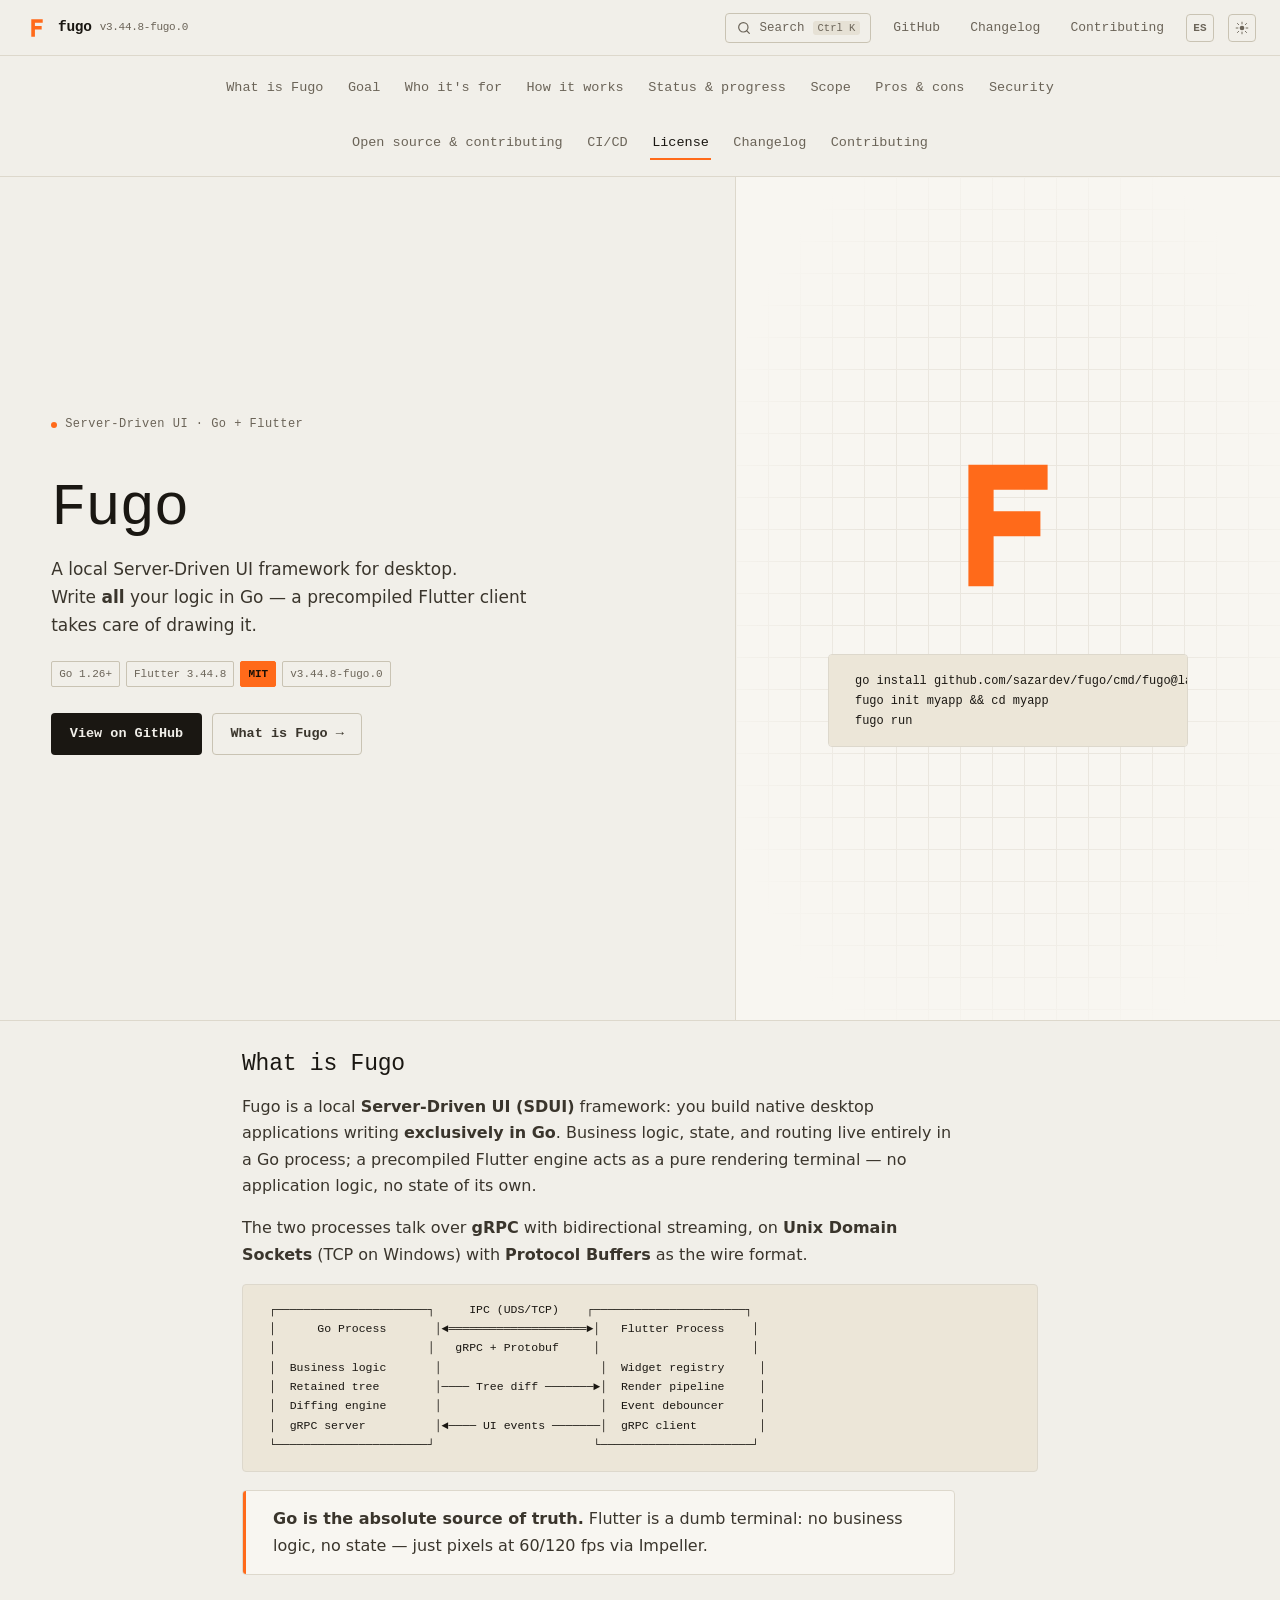
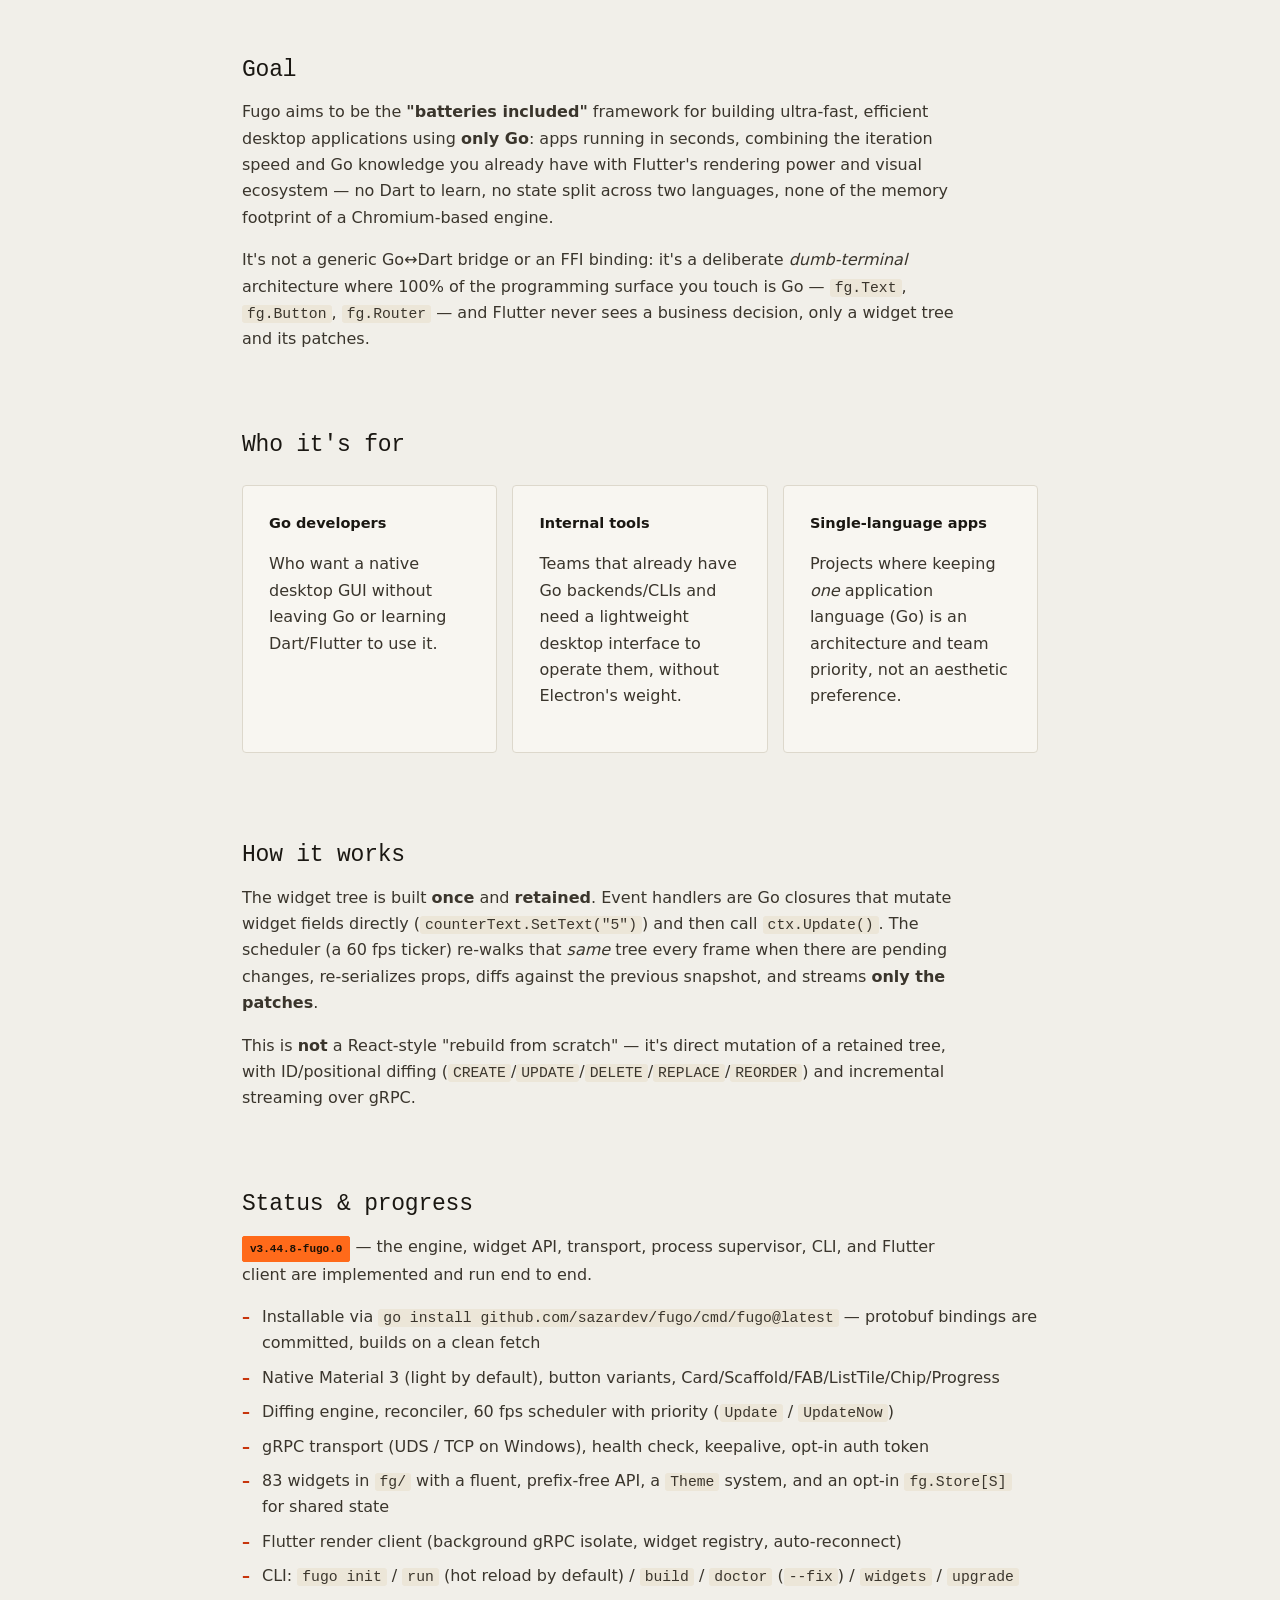
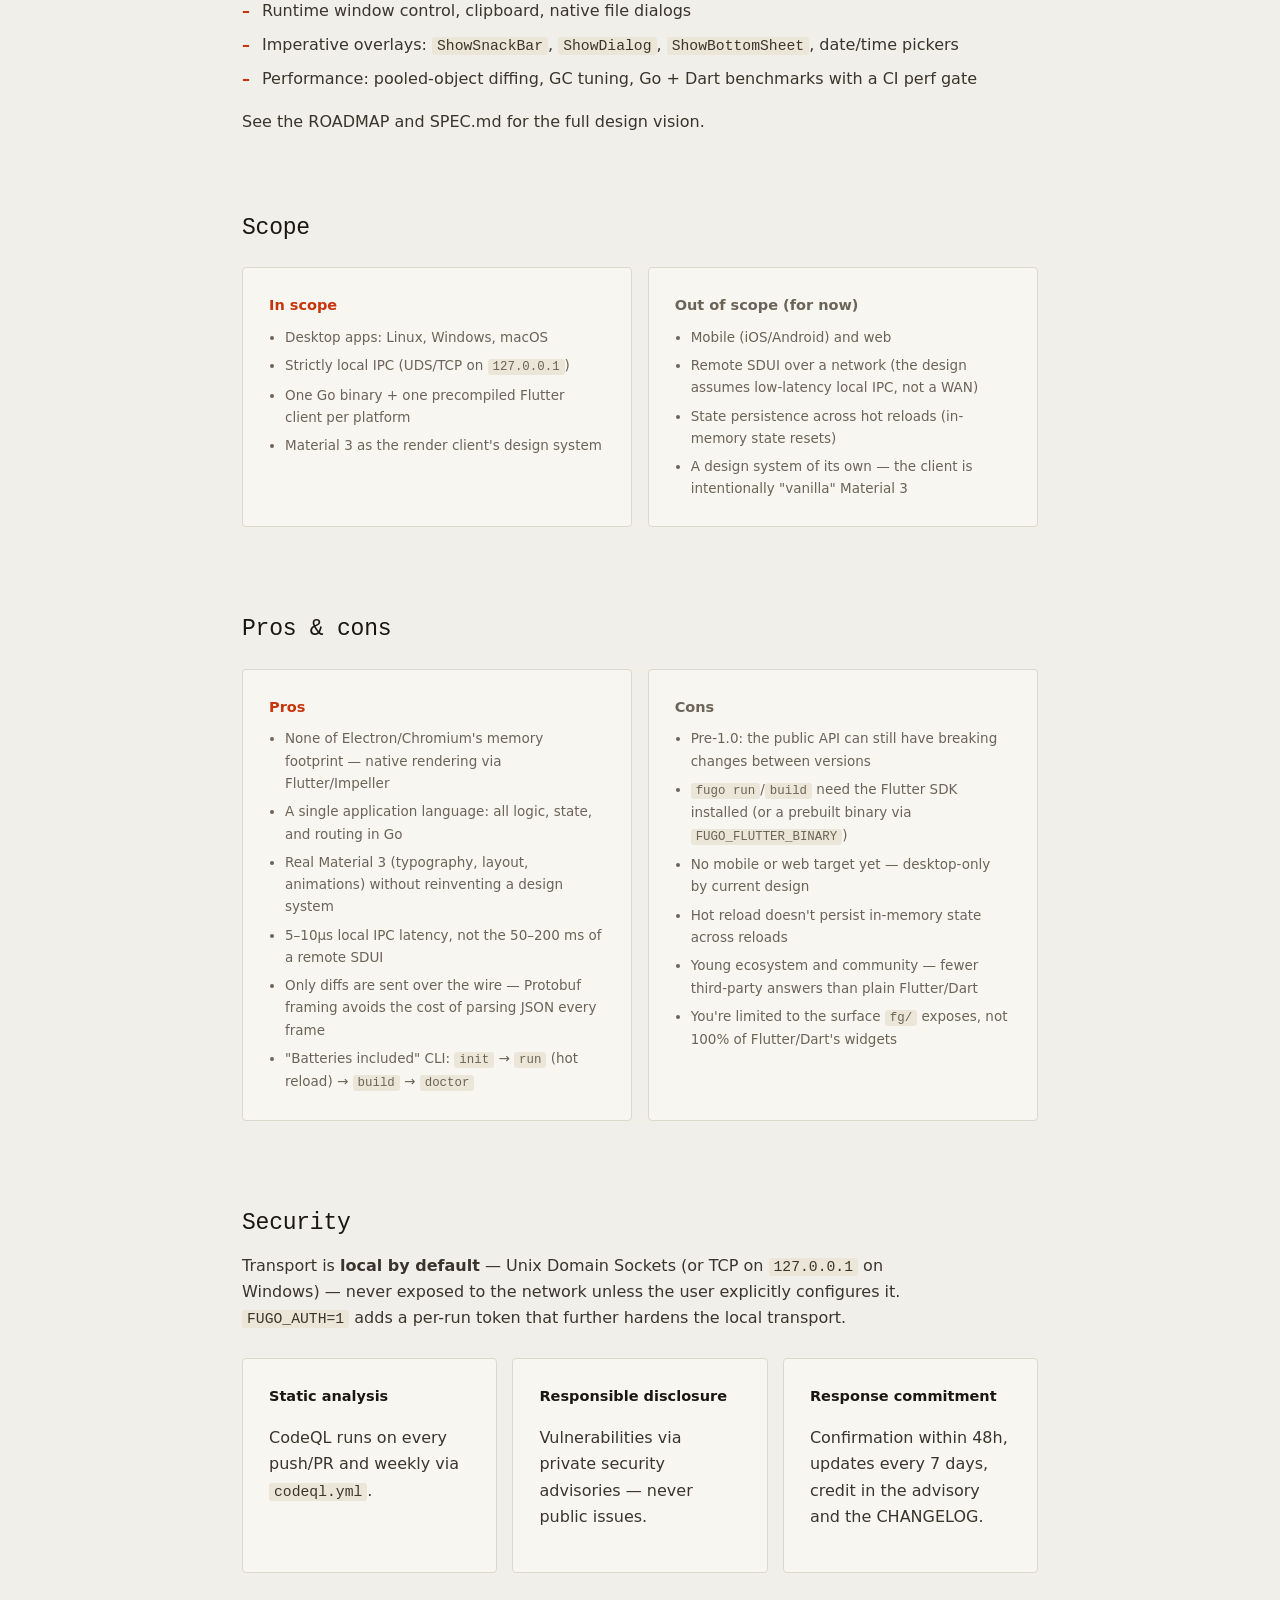
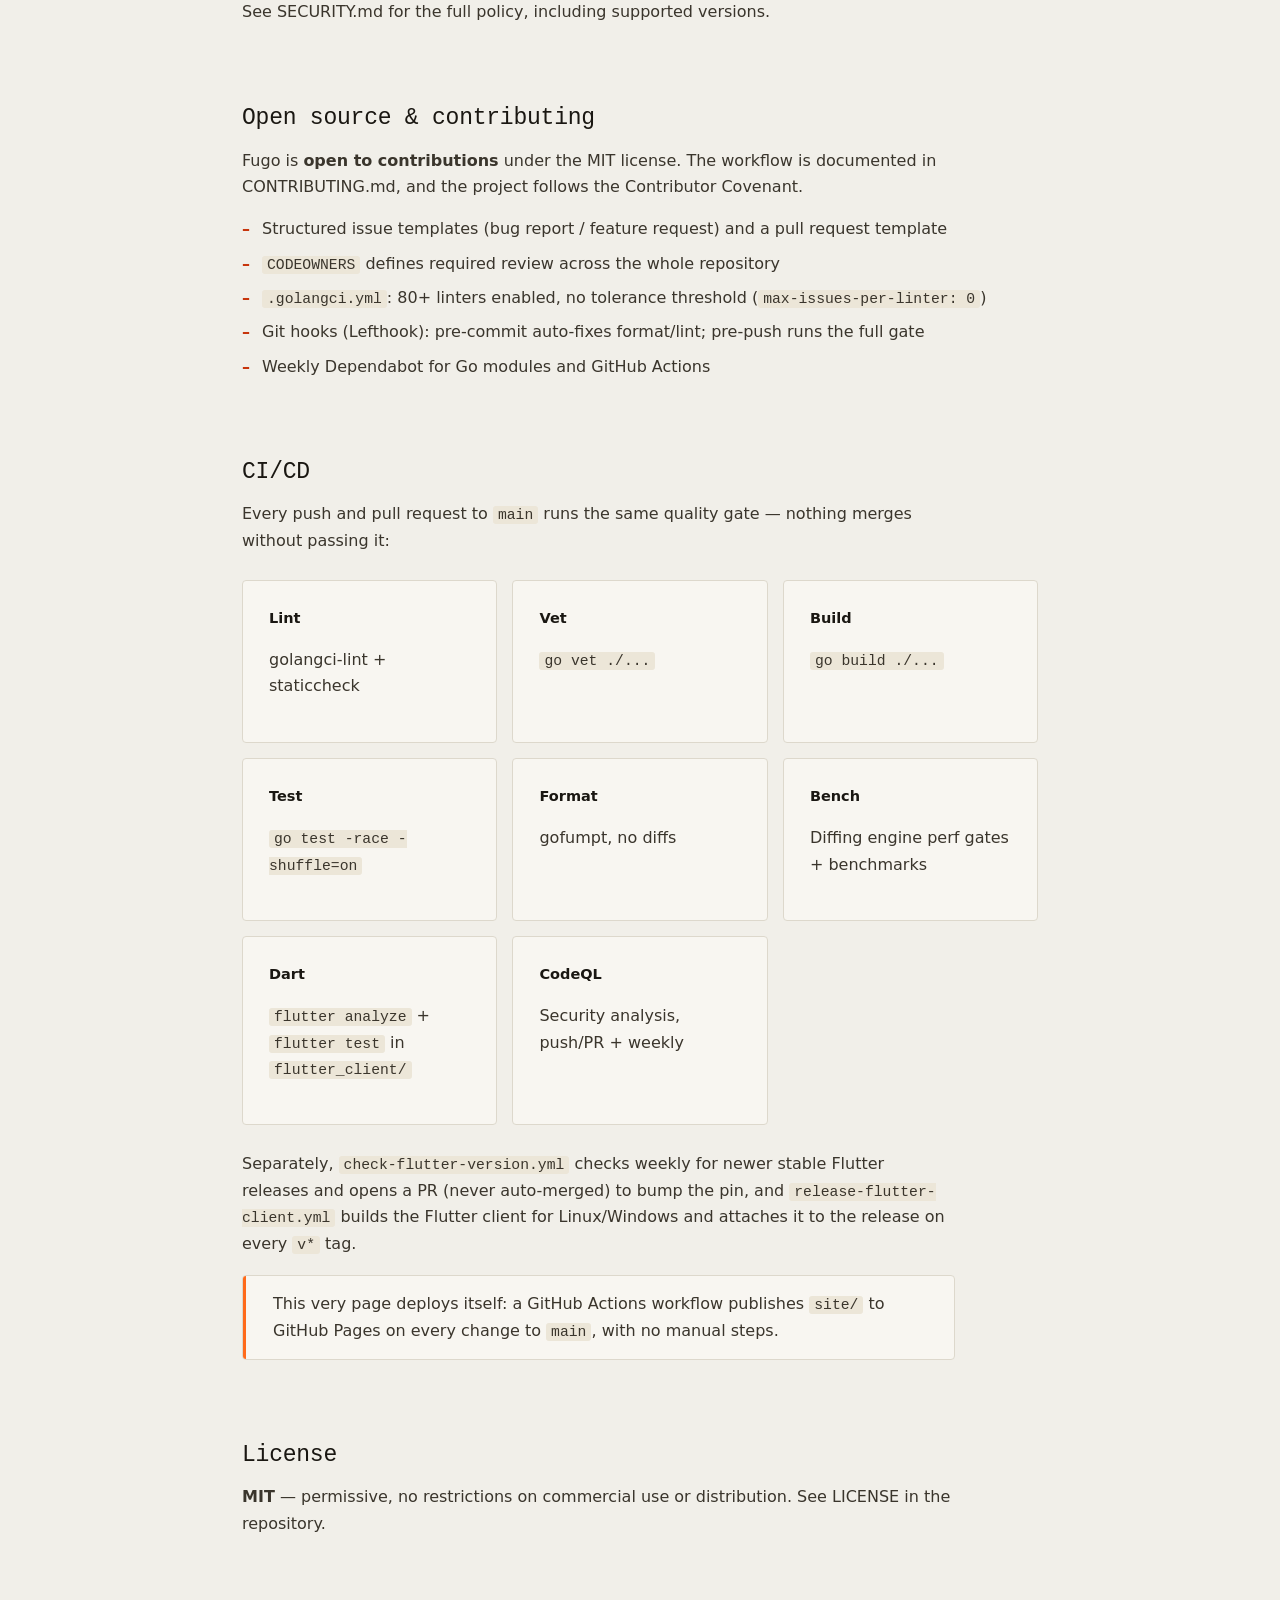
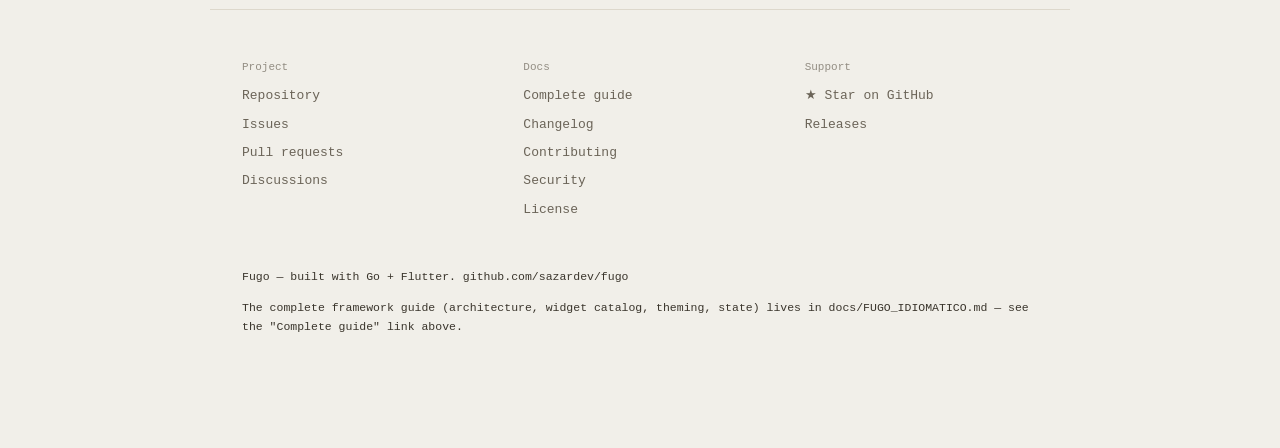
<file: site/index.html>
<!doctype html>
<html lang="es">
<head>
<meta charset="utf-8">
<meta name="viewport" content="width=device-width, initial-scale=1">
<title data-i18n="meta.title">Fugo — Server-Driven UI en Go</title>
<meta name="description" data-i18n-attr="content" data-i18n="meta.description" content="Fugo: framework local de Server-Driven UI. Escribes toda la lógica en Go; un cliente Flutter precompilado la renderiza. Documentación de proyecto, estado, alcance y seguridad.">
<link rel="icon" href="assets/logo.svg" type="image/svg+xml">
<link rel="stylesheet" href="styles.css?v=10">
</head>
<body class="layout-landing">

<a class="skip-link" href="#main" data-i18n="a11y.skip">Saltar al contenido</a>

<header class="topbar">
  <div class="topbar-inner">
    <a class="brand" href="#top">
      <img src="assets/logo.svg" alt="" width="26" height="26">
      <span>fugo</span>
      <span class="brand-version">v3.44.8-fugo.0</span>
    </a>
    <button class="nav-toggle" id="navToggle" data-i18n-attr="aria-label" data-i18n="a11y.openNav" aria-label="Abrir navegación" aria-expanded="false">
      <span></span><span></span><span></span>
    </button>
    <nav class="topnav">
      <button class="palette-trigger" id="paletteTrigger" data-i18n-attr="aria-label|title" data-i18n="a11y.search|a11y.searchTitle" aria-label="Buscar / saltar a sección" title="Buscar (Ctrl K)">
        <svg viewBox="0 0 24 24" width="16" height="16"><circle cx="11" cy="11" r="7"/><path d="M20 20l-4.3-4.3" stroke-linecap="round"/></svg>
        <span data-i18n="nav.search">Buscar</span>
        <kbd>Ctrl K</kbd>
      </button>
      <a href="https://github.com/sazardev/fugo" target="_blank" rel="noopener">GitHub</a>
      <a href="changelog.html" data-i18n="nav.changelog">Changelog</a>
      <a href="contributing.html" data-i18n="side.contribuir">Contribuir</a>
      <button class="lang-toggle" id="langToggle" aria-label="Switch language / cambiar idioma" title="ES / EN">
        <span id="langLabel">EN</span>
      </button>
      <button class="theme-toggle" id="themeToggle" data-i18n-attr="aria-label|title" data-i18n="a11y.theme|a11y.theme" aria-label="Cambiar tema" title="Cambiar tema claro/oscuro">
        <svg class="icon-sun" viewBox="0 0 24 24" width="18" height="18"><circle cx="12" cy="12" r="4"/><path d="M12 2v3M12 19v3M4.2 4.2l2.1 2.1M17.7 17.7l2.1 2.1M2 12h3M19 12h3M4.2 19.8l2.1-2.1M17.7 6.3l2.1-2.1" stroke-linecap="round"/></svg>
        <svg class="icon-moon" viewBox="0 0 24 24" width="18" height="18"><path d="M20 14.5A8.5 8.5 0 1 1 9.5 4a7 7 0 0 0 10.5 10.5Z"/></svg>
      </button>
    </nav>
  </div>
</header>

<div class="shell">
  <aside class="sidebar" id="sidebar">
    <nav class="side-nav" data-i18n-attr="aria-label" data-i18n="a11y.sections" aria-label="Secciones">
      <div class="side-group" data-i18n="side.group1">Proyecto</div>
      <a href="#que-es" data-i18n="side.queEs">Qué es Fugo</a>
      <a href="#objetivo" data-i18n="side.objetivo">Objetivo</a>
      <a href="#para-quien" data-i18n="side.paraQuien">Para quién</a>
      <a href="#como-funciona" data-i18n="side.comoFunciona">Cómo funciona</a>
      <div class="side-group" data-i18n="side.group2">Estado</div>
      <a href="#estado" data-i18n="side.estado">Estado y progreso</a>
      <a href="#alcance" data-i18n="side.alcance">Alcance</a>
      <a href="#ventajas-desventajas" data-i18n="side.ventajas">Ventajas y desventajas</a>
      <div class="side-group" data-i18n="side.group3">Proyecto abierto</div>
      <a href="#seguridad" data-i18n="side.seguridad">Seguridad</a>
      <a href="#open-source" data-i18n="side.openSource">Código abierto y contribución</a>
      <a href="#ci-cd">CI/CD</a>
      <a href="#licencia" data-i18n="side.licencia">Licencia</a>
      <div class="side-group" data-i18n="side.group4">Recursos</div>
      <a href="changelog.html" data-i18n="nav.changelog">Changelog</a>
      <a href="contributing.html" data-i18n="side.contribuir">Contribuir</a>
    </nav>
  </aside>

  <main id="main">

    <section class="hero" id="top">
      <div class="hero-left">
        <span class="eyebrow" data-i18n="hero.eyebrow">Server-Driven UI · Go + Flutter</span>
        <h1>Fugo</h1>
        <p class="hero-tagline" data-i18n="hero.tagline">Server-Driven UI local para escritorio.<br>Escribe <strong>toda</strong> tu lógica en Go — un cliente Flutter precompilado se encarga de dibujarla.</p>
        <div class="hero-badges">
          <span class="badge">Go 1.26+</span>
          <span class="badge">Flutter 3.44.8</span>
          <span class="badge badge-flame">MIT</span>
          <span class="badge">v3.44.8-fugo.0</span>
        </div>
        <div class="hero-actions">
          <a class="btn btn-primary" href="https://github.com/sazardev/fugo" target="_blank" rel="noopener" data-i18n="hero.viewGithub">Ver en GitHub</a>
          <a class="btn btn-ghost" href="#que-es" data-i18n="hero.whatIsLink">Qué es Fugo →</a>
        </div>
      </div>
      <div class="hero-right">
        <img class="hero-mark" src="assets/logo.svg" alt="Fugo" width="180" height="180">
        <pre class="hero-code hero-visual-code"><code>go install github.com/sazardev/fugo/cmd/fugo@latest
fugo init myapp &amp;&amp; cd myapp
fugo run</code></pre>
      </div>
    </section>

    <section id="que-es">
      <h2 data-i18n="queEs.h2">Qué es Fugo</h2>
      <p data-i18n="queEs.p1">Fugo es un framework local de <strong>Server-Driven UI (SDUI)</strong>: construyes aplicaciones de escritorio nativas escribiendo <strong>exclusivamente en Go</strong>. La lógica de negocio, el estado y el enrutamiento viven enteramente en un proceso Go; un motor Flutter precompilado actúa como una terminal de renderizado pura — sin lógica de aplicación, sin estado propio.</p>
      <p data-i18n="queEs.p2">Los dos procesos se comunican por <strong>gRPC</strong> con streaming bidireccional, sobre <strong>Unix Domain Sockets</strong> (TCP en Windows) y <strong>Protocol Buffers</strong> como formato de cable.</p>
      <pre class="diagram" data-i18n-attr="aria-label" data-i18n="queEs.diagramLabel" aria-label="Diagrama de arquitectura"><code data-i18n="queEs.diagram">┌──────────────────────┐     IPC (UDS/TCP)    ┌──────────────────────┐
│      Proceso Go      │◄════════════════════►│   Proceso Flutter    │
│                      │   gRPC + Protobuf     │                      │
│  Lógica de negocio    │                       │  Registro de widgets │
│  Árbol retenido       │──── Diff de árbol ───►│  Pipeline de render  │
│  Motor de diffing     │                       │  Debounce de eventos │
│  Servidor gRPC        │◄──── Eventos de UI ───│  Cliente gRPC        │
└──────────────────────┘                       └──────────────────────┘</code></pre>
      <p class="callout callout-flame" data-i18n="queEs.callout"><strong>Go es la fuente de verdad absoluta.</strong> Flutter es una terminal muda: sin lógica de negocio, sin estado — solo píxeles a 60/120&nbsp;fps vía Impeller.</p>
    </section>

    <section id="objetivo">
      <h2 data-i18n="objetivo.h2">Objetivo</h2>
      <p data-i18n="objetivo.p1">Fugo busca ser el framework <strong>"pilas incluidas"</strong> para construir aplicaciones de escritorio ultrarrápidas y eficientes usando <strong>únicamente Go</strong>: aplicaciones corriendo en segundos, combinando la velocidad de iteración y el conocimiento que ya tienes de Go con el poder de renderizado y el ecosistema visual de Flutter — sin tener que aprender Dart, sin gestionar estado en dos lenguajes, sin el consumo de memoria de un motor basado en Chromium.</p>
      <p data-i18n="objetivo.p2">No es un puente genérico Go↔Dart ni un binding de FFI: es una arquitectura deliberada de <em>terminal tonta</em> donde el 100% de la superficie de programación que tocas es Go — <code>fg.Text</code>, <code>fg.Button</code>, <code>fg.Router</code> — y Flutter nunca ve una decisión de negocio, solo un árbol de widgets y sus parches.</p>
    </section>

    <section id="para-quien">
      <h2 data-i18n="paraQuien.h2">Para quién</h2>
      <div class="grid-3">
        <div class="card">
          <h3 data-i18n="paraQuien.c1h">Desarrolladores Go</h3>
          <p data-i18n="paraQuien.c1p">Que quieren una GUI de escritorio nativa sin salir de Go ni aprender Dart/Flutter para poder usarlo.</p>
        </div>
        <div class="card">
          <h3 data-i18n="paraQuien.c2h">Herramientas internas</h3>
          <p data-i18n="paraQuien.c2p">Equipos que ya tienen backends/CLIs en Go y necesitan una interfaz de escritorio ligera para operarlos, sin el peso de Electron.</p>
        </div>
        <div class="card">
          <h3 data-i18n="paraQuien.c3h">Apps de un solo lenguaje</h3>
          <p data-i18n="paraQuien.c3p">Proyectos donde mantener <em>un único</em> lenguaje de aplicación (Go) es una prioridad de arquitectura y de equipo, no una preferencia estética.</p>
        </div>
      </div>
    </section>

    <section id="como-funciona">
      <h2 data-i18n="comoFunciona.h2">Cómo funciona</h2>
      <p data-i18n="comoFunciona.p1">El árbol de widgets se construye <strong>una sola vez</strong> y se <strong>retiene</strong>. Los manejadores de eventos son closures de Go que mutan los campos del widget directamente (<code>counterText.SetText("5")</code>) y luego llaman a <code>ctx.Update()</code>. El scheduler (ticker de 60&nbsp;fps) vuelve a recorrer ese <em>mismo</em> árbol cada frame cuando hay cambios pendientes, re-serializa las props, calcula el diff contra el snapshot anterior y transmite <strong>solo los parches</strong>.</p>
      <p data-i18n="comoFunciona.p2">Esto <strong>no</strong> es un "rebuild desde cero" al estilo React — es mutación directa de un árbol retenido, con diffing por ID/posición (<code>CREATE</code>/<code>UPDATE</code>/<code>DELETE</code>/<code>REPLACE</code>/<code>REORDER</code>) y streaming incremental sobre gRPC.</p>
    </section>

    <section id="estado">
      <h2 data-i18n="estado.h2">Estado y progreso</h2>
      <p data-i18n="estado.intro"><span class="badge badge-flame">v3.44.8-fugo.0</span> — el motor, la API de widgets, el transporte, el supervisor de proceso, el CLI y el cliente Flutter están implementados y funcionan de extremo a extremo.</p>
      <ul class="checklist">
        <li data-i18n="estado.li1">Instalable vía <code>go install github.com/sazardev/fugo/cmd/fugo@latest</code> — los bindings de protobuf están commiteados, compila en un fetch limpio</li>
        <li data-i18n="estado.li2">Material&nbsp;3 nativo (claro por defecto), variantes de botón, Card/Scaffold/FAB/ListTile/Chip/Progress</li>
        <li data-i18n="estado.li3">Motor de diffing, reconciliador, scheduler de 60&nbsp;fps con prioridad (<code>Update</code> / <code>UpdateNow</code>)</li>
        <li data-i18n="estado.li4">Transporte gRPC (UDS / TCP en Windows), health check, keepalive, token de autenticación opcional</li>
        <li data-i18n="estado.li5">83 widgets en <code>fg/</code> con API fluida y prefix-free, un sistema de <code>Theme</code>, y un <code>fg.Store[S]</code> opcional para estado compartido</li>
        <li data-i18n="estado.li6">Cliente Flutter (isolate gRPC en segundo plano, registro de widgets, reconexión automática)</li>
        <li data-i18n="estado.li7">CLI: <code>fugo init</code> / <code>run</code> (hot reload por defecto) / <code>build</code> / <code>doctor</code> (<code>--fix</code>) / <code>widgets</code> / <code>upgrade</code></li>
        <li data-i18n="estado.li8">Control de ventana en tiempo de ejecución, portapapeles, diálogos de archivo nativos</li>
        <li data-i18n="estado.li9">Overlays imperativos: <code>ShowSnackBar</code>, <code>ShowDialog</code>, <code>ShowBottomSheet</code>, selectores de fecha/hora</li>
        <li data-i18n="estado.li10">Rendimiento: diffing con pool de objetos, ajuste de GC, benchmarks Go + Dart con perf gate en CI</li>
      </ul>
      <p data-i18n="estado.outro">Ver <a href="https://github.com/sazardev/fugo/tree/main/ROADMAP" target="_blank" rel="noopener">ROADMAP</a> y <a href="https://github.com/sazardev/fugo/blob/main/SPEC.md" target="_blank" rel="noopener">SPEC.md</a> para la visión de diseño completa.</p>
    </section>

    <section id="alcance">
      <h2 data-i18n="alcance.h2">Alcance</h2>
      <div class="grid-2">
        <div class="card card-in">
          <h3 data-i18n="alcance.inH">Dentro del alcance</h3>
          <ul>
            <li data-i18n="alcance.in1">Apps de escritorio: Linux, Windows, macOS</li>
            <li data-i18n="alcance.in2">IPC estrictamente local (UDS/TCP en <code>127.0.0.1</code>)</li>
            <li data-i18n="alcance.in3">Un binario Go + un cliente Flutter precompilado por plataforma</li>
            <li data-i18n="alcance.in4">Material&nbsp;3 como sistema de diseño del cliente de render</li>
          </ul>
        </div>
        <div class="card card-out">
          <h3 data-i18n="alcance.outH">Fuera del alcance (por ahora)</h3>
          <ul>
            <li data-i18n="alcance.out1">Móvil (iOS/Android) y web</li>
            <li data-i18n="alcance.out2">SDUI remoto sobre red (el diseño asume IPC local de baja latencia, no una WAN)</li>
            <li data-i18n="alcance.out3">Persistencia de estado entre hot reloads (el estado en memoria se reinicia)</li>
            <li data-i18n="alcance.out4">Un sistema de diseño propio — el cliente es intencionalmente Material&nbsp;3 "vanilla"</li>
          </ul>
        </div>
      </div>
    </section>

    <section id="ventajas-desventajas">
      <h2 data-i18n="pros.h2">Ventajas y desventajas</h2>
      <div class="grid-2">
        <div class="card card-in">
          <h3 data-i18n="pros.prosH">Ventajas</h3>
          <ul>
            <li data-i18n="pros.p1">Sin el consumo de memoria de Electron/Chromium — renderizado nativo vía Flutter/Impeller</li>
            <li data-i18n="pros.p2">Un único lenguaje de aplicación: toda la lógica, el estado y el enrutamiento en Go</li>
            <li data-i18n="pros.p3">Material&nbsp;3 real (tipografía, layout, animaciones) sin reinventar un design system</li>
            <li data-i18n="pros.p4">Latencia de IPC local de 5–10&micro;s, no 50–200&nbsp;ms de un SDUI remoto</li>
            <li data-i18n="pros.p5">Solo se transmiten diffs — el framing en Protobuf evita el costo de parsear JSON en cada frame</li>
            <li data-i18n="pros.p6">CLI "pilas incluidas": <code>init</code> → <code>run</code> (hot reload) → <code>build</code> → <code>doctor</code></li>
          </ul>
        </div>
        <div class="card card-out">
          <h3 data-i18n="pros.consH">Desventajas</h3>
          <ul>
            <li data-i18n="pros.c1">Pre-1.0: la API pública puede tener cambios incompatibles entre versiones</li>
            <li data-i18n="pros.c2"><code>fugo run</code>/<code>build</code> requieren el SDK de Flutter instalado (o un binario precompilado vía <code>FUGO_FLUTTER_BINARY</code>)</li>
            <li data-i18n="pros.c3">Sin objetivo móvil o web todavía — desktop-only por diseño actual</li>
            <li data-i18n="pros.c4">El hot reload no persiste el estado en memoria entre recargas</li>
            <li data-i18n="pros.c5">Ecosistema y comunidad jóvenes — menos respuestas de terceros que con Flutter/Dart puro</li>
            <li data-i18n="pros.c6">Estás limitado a la superficie que expone <code>fg/</code>, no al 100% de los widgets de Flutter/Dart</li>
          </ul>
        </div>
      </div>
    </section>

    <section id="seguridad">
      <h2 data-i18n="seguridad.h2">Seguridad</h2>
      <p data-i18n="seguridad.p1">El transporte es <strong>local por defecto</strong> — Unix Domain Sockets (o TCP en <code>127.0.0.1</code> en Windows) — no expuesto a la red salvo que el usuario lo configure explícitamente. <code>FUGO_AUTH=1</code> añade un token por ejecución que endurece aún más el transporte local.</p>
      <div class="grid-3">
        <div class="card">
          <h3 data-i18n="seguridad.c1h">Análisis estático</h3>
          <p data-i18n="seguridad.c1p"><a href="https://codeql.github.com/" target="_blank" rel="noopener">CodeQL</a> corre en cada push/PR y semanalmente vía <code>codeql.yml</code>.</p>
        </div>
        <div class="card">
          <h3 data-i18n="seguridad.c2h">Reporte responsable</h3>
          <p data-i18n="seguridad.c2p">Vulnerabilidades vía <a href="https://github.com/sazardev/fugo/security/advisories/new" target="_blank" rel="noopener">security advisories privados</a> — nunca en issues públicos.</p>
        </div>
        <div class="card">
          <h3 data-i18n="seguridad.c3h">Compromiso de respuesta</h3>
          <p data-i18n="seguridad.c3p">Confirmación en 48h, actualizaciones cada 7 días, crédito en el advisory y en el CHANGELOG.</p>
        </div>
      </div>
      <p data-i18n="seguridad.p2">Ver <a href="https://github.com/sazardev/fugo/blob/main/SECURITY.md" target="_blank" rel="noopener">SECURITY.md</a> para la política completa, incluyendo versiones soportadas.</p>
    </section>

    <section id="open-source">
      <h2 data-i18n="openSource.h2">Código abierto y contribución</h2>
      <p data-i18n="openSource.p1">Fugo es <strong>abierto a contribuciones</strong> bajo licencia MIT. El flujo de trabajo está documentado en <a href="https://github.com/sazardev/fugo/blob/main/CONTRIBUTING.md" target="_blank" rel="noopener">CONTRIBUTING.md</a> y el proyecto sigue el <a href="https://github.com/sazardev/fugo/blob/main/CODE_OF_CONDUCT.md" target="_blank" rel="noopener">Contributor Covenant</a>.</p>
      <ul class="checklist">
        <li data-i18n="openSource.li1">Plantillas de issue estructuradas (bug report / feature request) y de pull request</li>
        <li data-i18n="openSource.li2"><code>CODEOWNERS</code> define la revisión requerida en todo el repositorio</li>
        <li data-i18n="openSource.li3"><code>.golangci.yml</code>: 80+ linters activos, sin umbral de tolerancia (<code>max-issues-per-linter: 0</code>)</li>
        <li data-i18n="openSource.li4">Git hooks (Lefthook): pre-commit auto-arregla formato/lint; pre-push corre la puerta completa</li>
        <li data-i18n="openSource.li5">Dependabot semanal para módulos Go y GitHub Actions</li>
      </ul>
    </section>

    <section id="ci-cd">
      <h2>CI/CD</h2>
      <p data-i18n="cicd.p1">Todo push y pull request a <code>main</code> corre la misma puerta de calidad — nada se fusiona sin pasarla:</p>
      <div class="grid-3">
        <div class="card"><h3 data-i18n="cicd.hLint">Lint</h3><p data-i18n="cicd.pLint">golangci-lint + staticcheck</p></div>
        <div class="card"><h3 data-i18n="cicd.hVet">Vet</h3><p data-i18n="cicd.pVet"><code>go vet ./...</code></p></div>
        <div class="card"><h3 data-i18n="cicd.hBuild">Build</h3><p data-i18n="cicd.pBuild"><code>go build ./...</code></p></div>
        <div class="card"><h3 data-i18n="cicd.hTest">Test</h3><p data-i18n="cicd.pTest"><code>go test -race -shuffle=on</code></p></div>
        <div class="card"><h3 data-i18n="cicd.hFormat">Format</h3><p data-i18n="cicd.format">gofumpt, sin diferencias</p></div>
        <div class="card"><h3 data-i18n="cicd.hBench">Bench</h3><p data-i18n="cicd.bench">Perf gates + benchmarks del motor de diffing</p></div>
        <div class="card"><h3 data-i18n="cicd.hDart">Dart</h3><p data-i18n="cicd.dart"><code>flutter analyze</code> + <code>flutter test</code> en <code>flutter_client/</code></p></div>
        <div class="card"><h3 data-i18n="cicd.hCodeQL">CodeQL</h3><p data-i18n="cicd.codeql">Análisis de seguridad, push/PR + semanal</p></div>
      </div>
      <p data-i18n="cicd.p2">Aparte, <code>check-flutter-version.yml</code> vigila semanalmente nuevas versiones estables de Flutter y abre un PR (nunca auto-merge) para actualizar el pin, y <code>release-flutter-client.yml</code> compila el cliente Flutter para Linux/Windows y lo adjunta al release en cada tag <code>v*</code>.</p>
      <p class="callout callout-flame" data-i18n="cicd.callout">Esta misma página se despliega automáticamente: un workflow de GitHub Actions publica <code>site/</code> en GitHub Pages en cada cambio a <code>main</code>, sin pasos manuales.</p>
    </section>

    <section id="licencia">
      <h2 data-i18n="licencia.h2">Licencia</h2>
      <p data-i18n="licencia.p"><strong>MIT</strong> — permisiva, sin restricciones de uso comercial ni de distribución. Ver <a href="https://github.com/sazardev/fugo/blob/main/LICENSE" target="_blank" rel="noopener">LICENSE</a> en el repositorio.</p>
    </section>

    <footer class="page-footer">
      <div class="footer-grid">
        <div class="footer-col">
          <div class="footer-h" data-i18n="footer.colProject">Proyecto</div>
          <a href="https://github.com/sazardev/fugo" target="_blank" rel="noopener" data-i18n="footer.repo">Repositorio</a>
          <a href="https://github.com/sazardev/fugo/issues" target="_blank" rel="noopener" data-i18n="footer.issues">Issues</a>
          <a href="https://github.com/sazardev/fugo/pulls" target="_blank" rel="noopener" data-i18n="footer.prs">Pull requests</a>
          <a href="https://github.com/sazardev/fugo/discussions" target="_blank" rel="noopener" data-i18n="footer.discussions">Discussions</a>
        </div>
        <div class="footer-col">
          <div class="footer-h" data-i18n="footer.colDocs">Documentación</div>
          <a href="https://github.com/sazardev/fugo/blob/main/docs/FUGO_IDIOMATICO.md" target="_blank" rel="noopener" data-i18n="footer.guide">Guía completa</a>
          <a href="changelog.html" data-i18n="nav.changelog">Changelog</a>
          <a href="contributing.html" data-i18n="side.contribuir">Contribuir</a>
          <a href="https://github.com/sazardev/fugo/blob/main/SECURITY.md" target="_blank" rel="noopener" data-i18n="side.seguridad">Seguridad</a>
          <a href="https://github.com/sazardev/fugo/blob/main/LICENSE" target="_blank" rel="noopener" data-i18n="side.licencia">Licencia</a>
        </div>
        <div class="footer-col">
          <div class="footer-h" data-i18n="footer.colSupport">Apoyar</div>
          <a href="https://github.com/sazardev/fugo" target="_blank" rel="noopener" data-i18n="footer.star">★ Star en GitHub</a>
          <a href="https://github.com/sazardev/fugo/releases" target="_blank" rel="noopener" data-i18n="footer.releases">Releases</a>
        </div>
      </div>
      <p class="page-footer-sub" data-i18n="footer.p1">Fugo — hecho con Go + Flutter. <a href="https://github.com/sazardev/fugo" target="_blank" rel="noopener">github.com/sazardev/fugo</a></p>
      <p class="page-footer-sub" data-i18n="footer.p2">Esta página aún no incluye la documentación de la API — llegará bajo esta misma estructura.</p>

    </footer>

  </main>
</div>

<div class="palette-overlay" id="paletteOverlay" hidden>
  <div class="palette" role="dialog" aria-modal="true" data-i18n-attr="aria-label" data-i18n="a11y.paletteLabel" aria-label="Paleta de comandos">
    <div class="palette-input-row">
      <svg viewBox="0 0 24 24" width="16" height="16"><circle cx="11" cy="11" r="7"/><path d="M20 20l-4.3-4.3" stroke-linecap="round"/></svg>
      <input type="text" id="paletteInput" data-i18n-attr="placeholder" data-i18n="palette.placeholder" placeholder="Ir a una sección… (Home, Seguridad, CI/CD…)" autocomplete="off" spellcheck="false">
      <kbd>Esc</kbd>
    </div>
    <ul class="palette-results" id="paletteResults"></ul>
  </div>
</div>

<script src="i18n.js?v=10"></script>
<script src="script.js?v=10"></script>
</body>
</html>
</file>
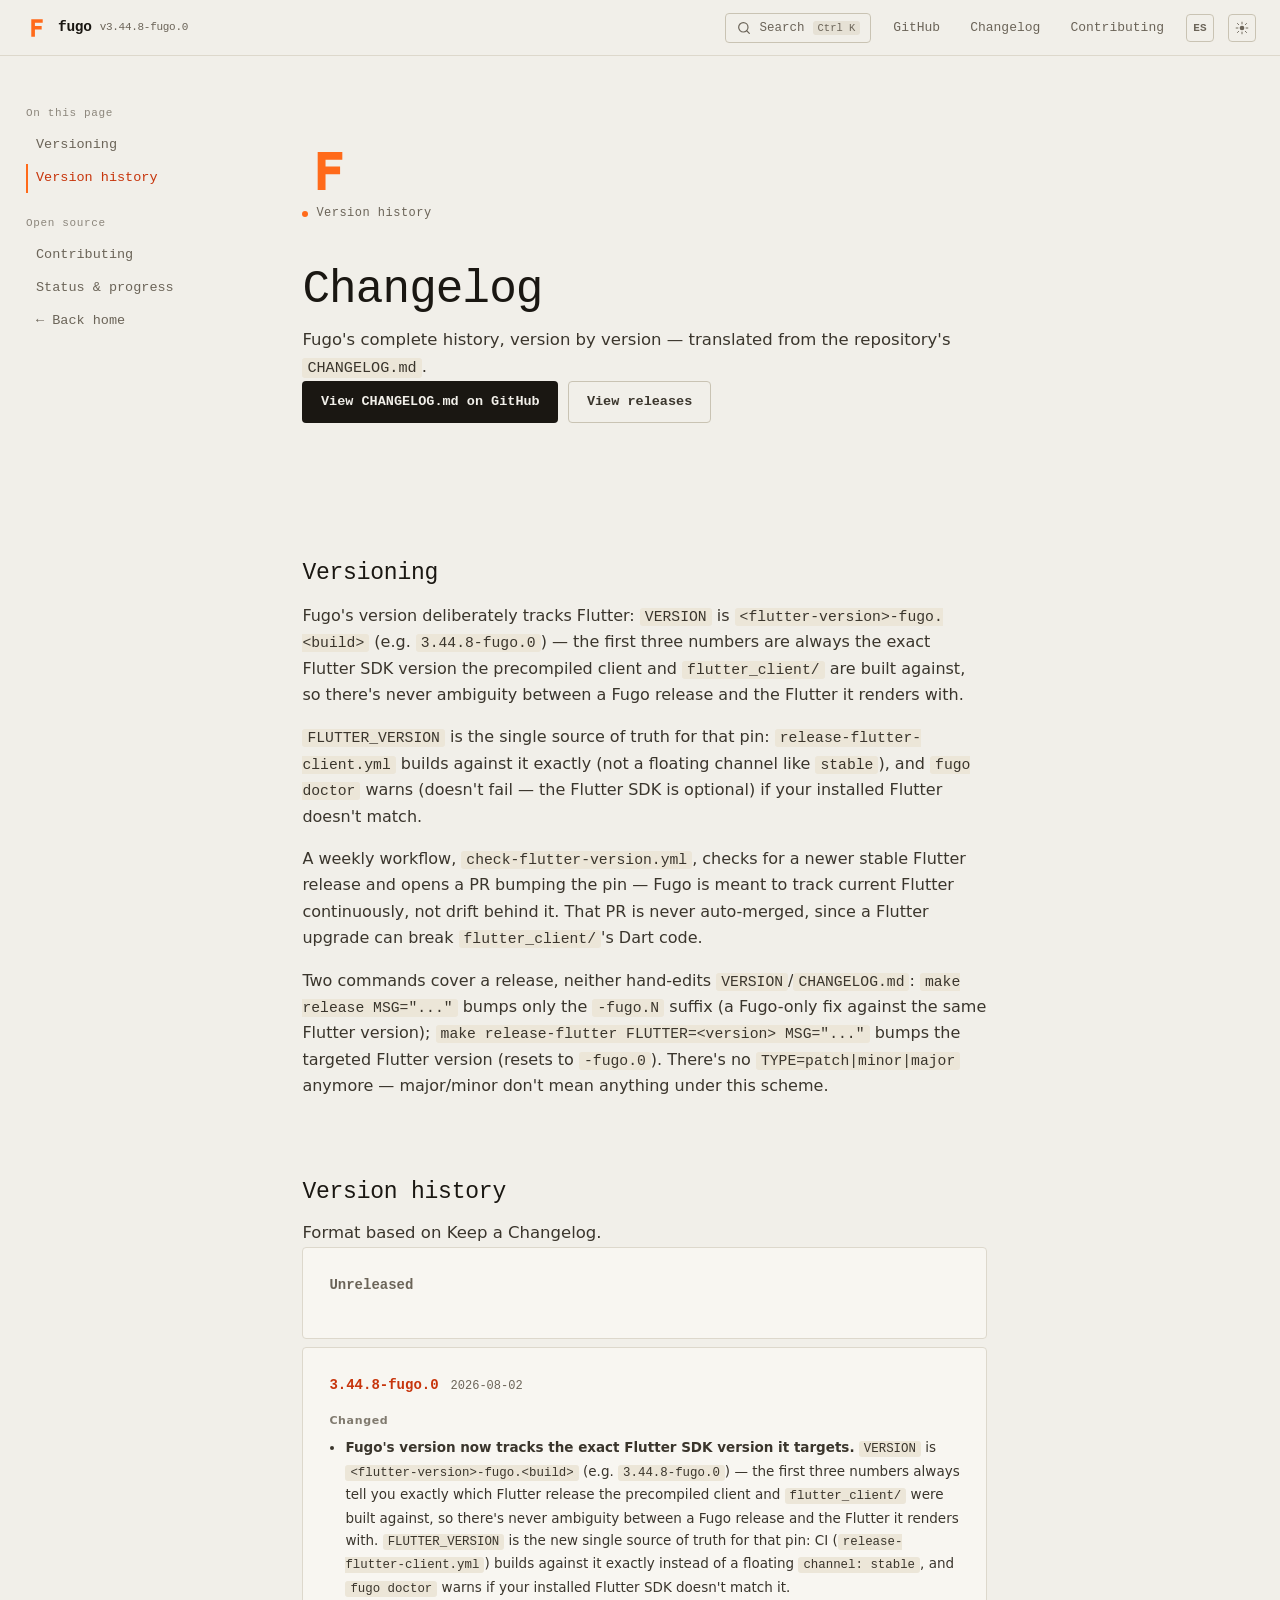
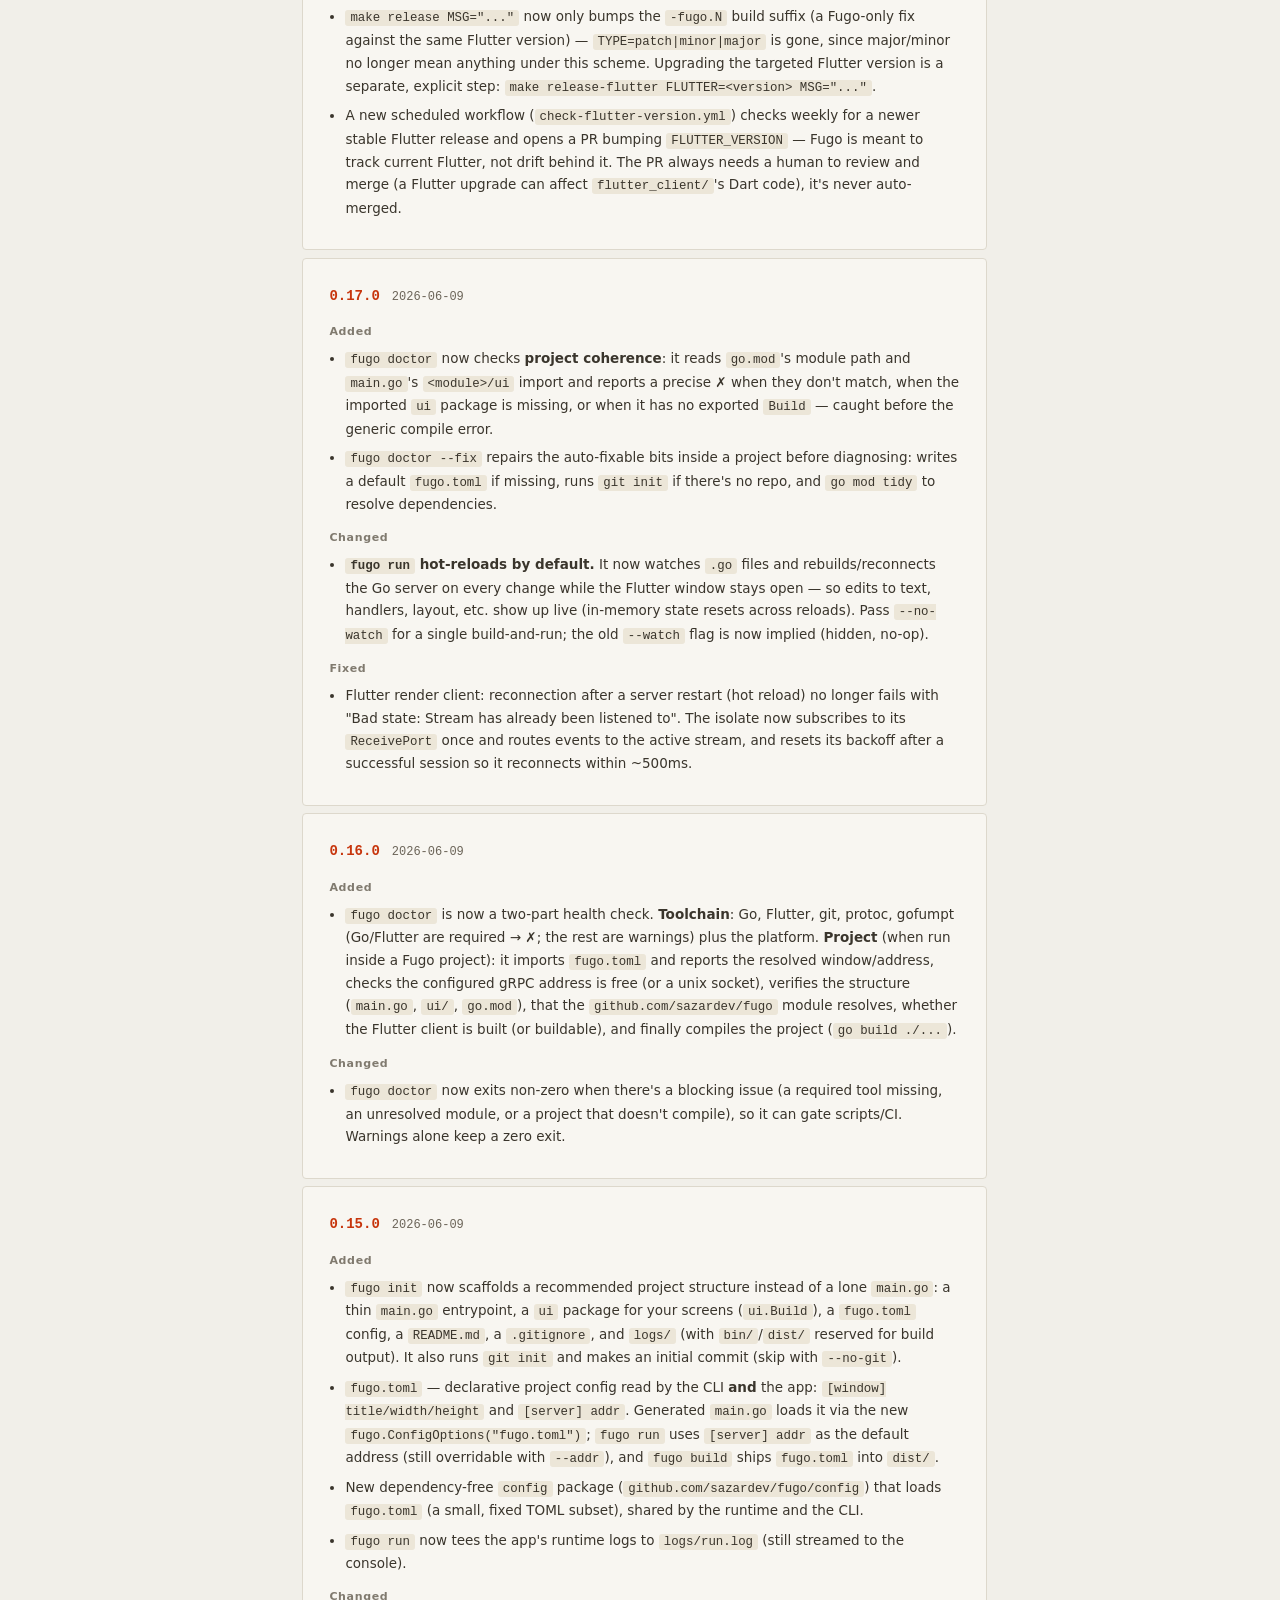
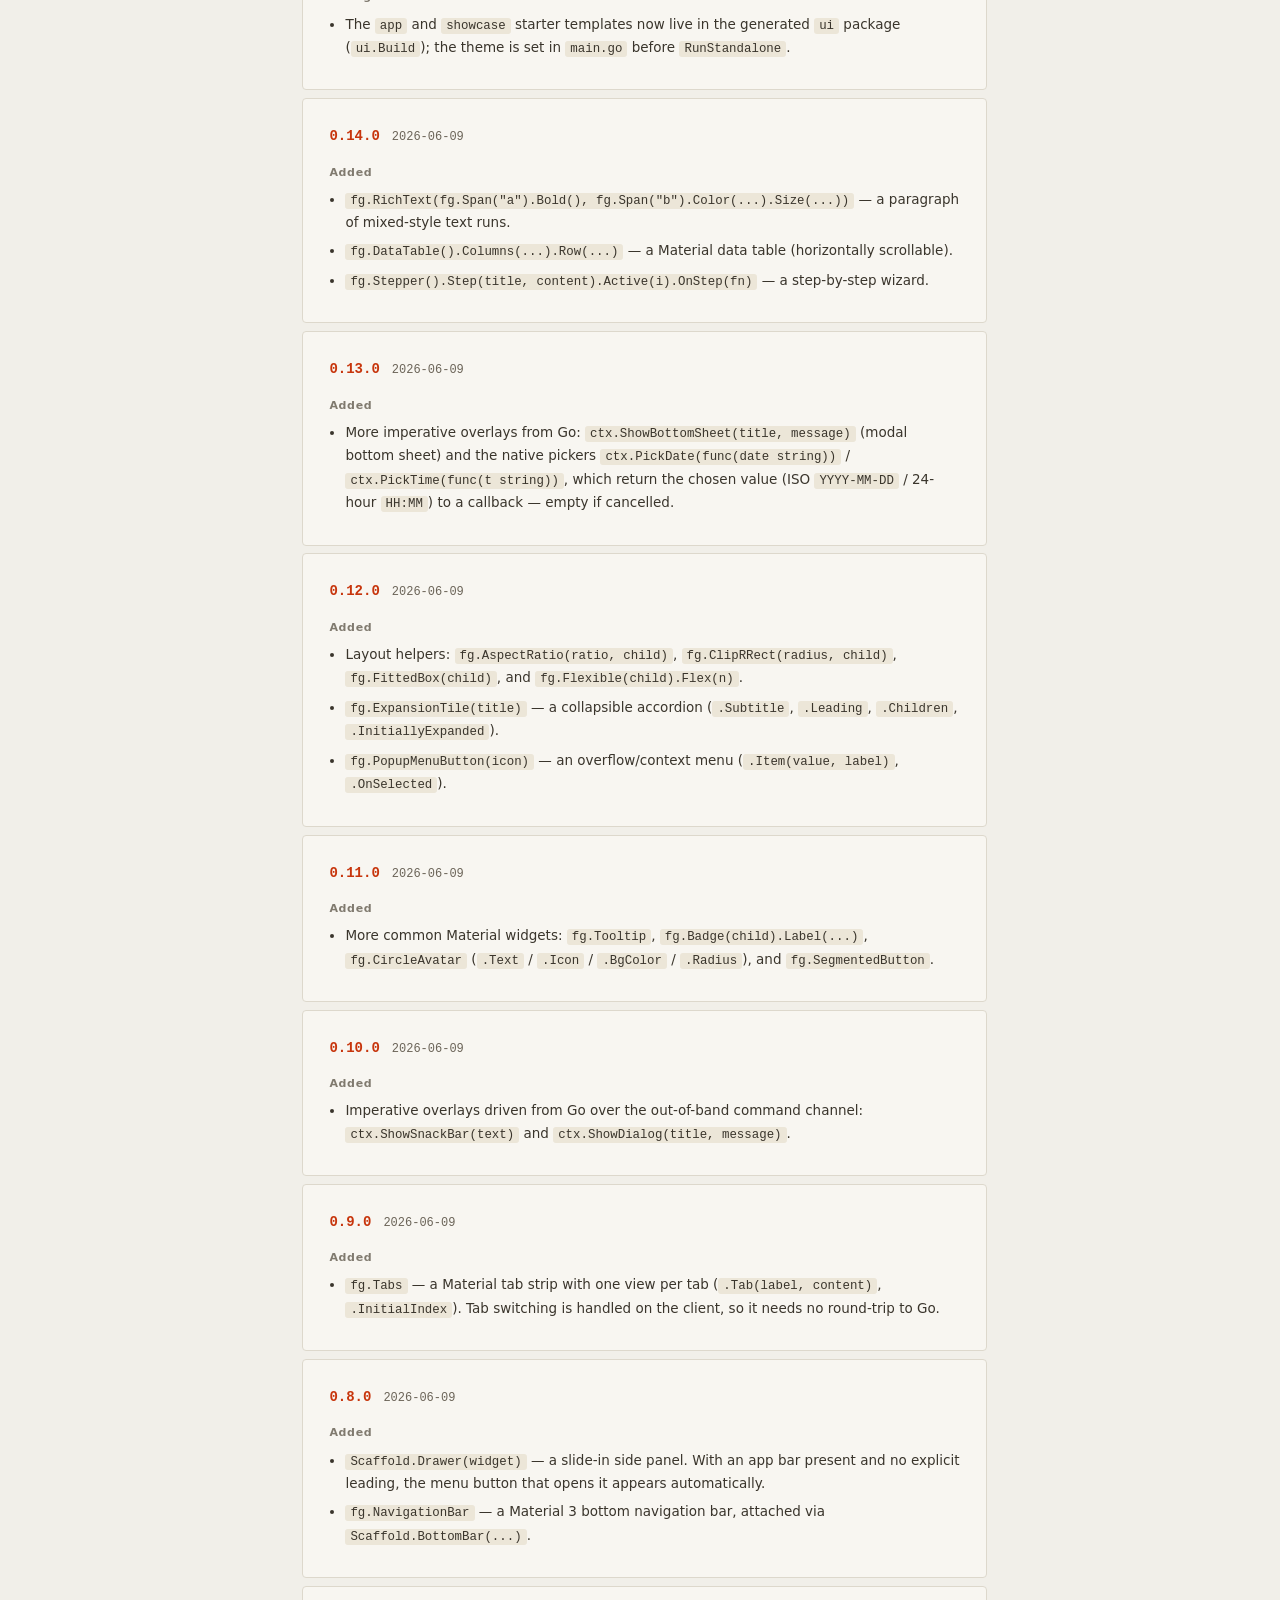
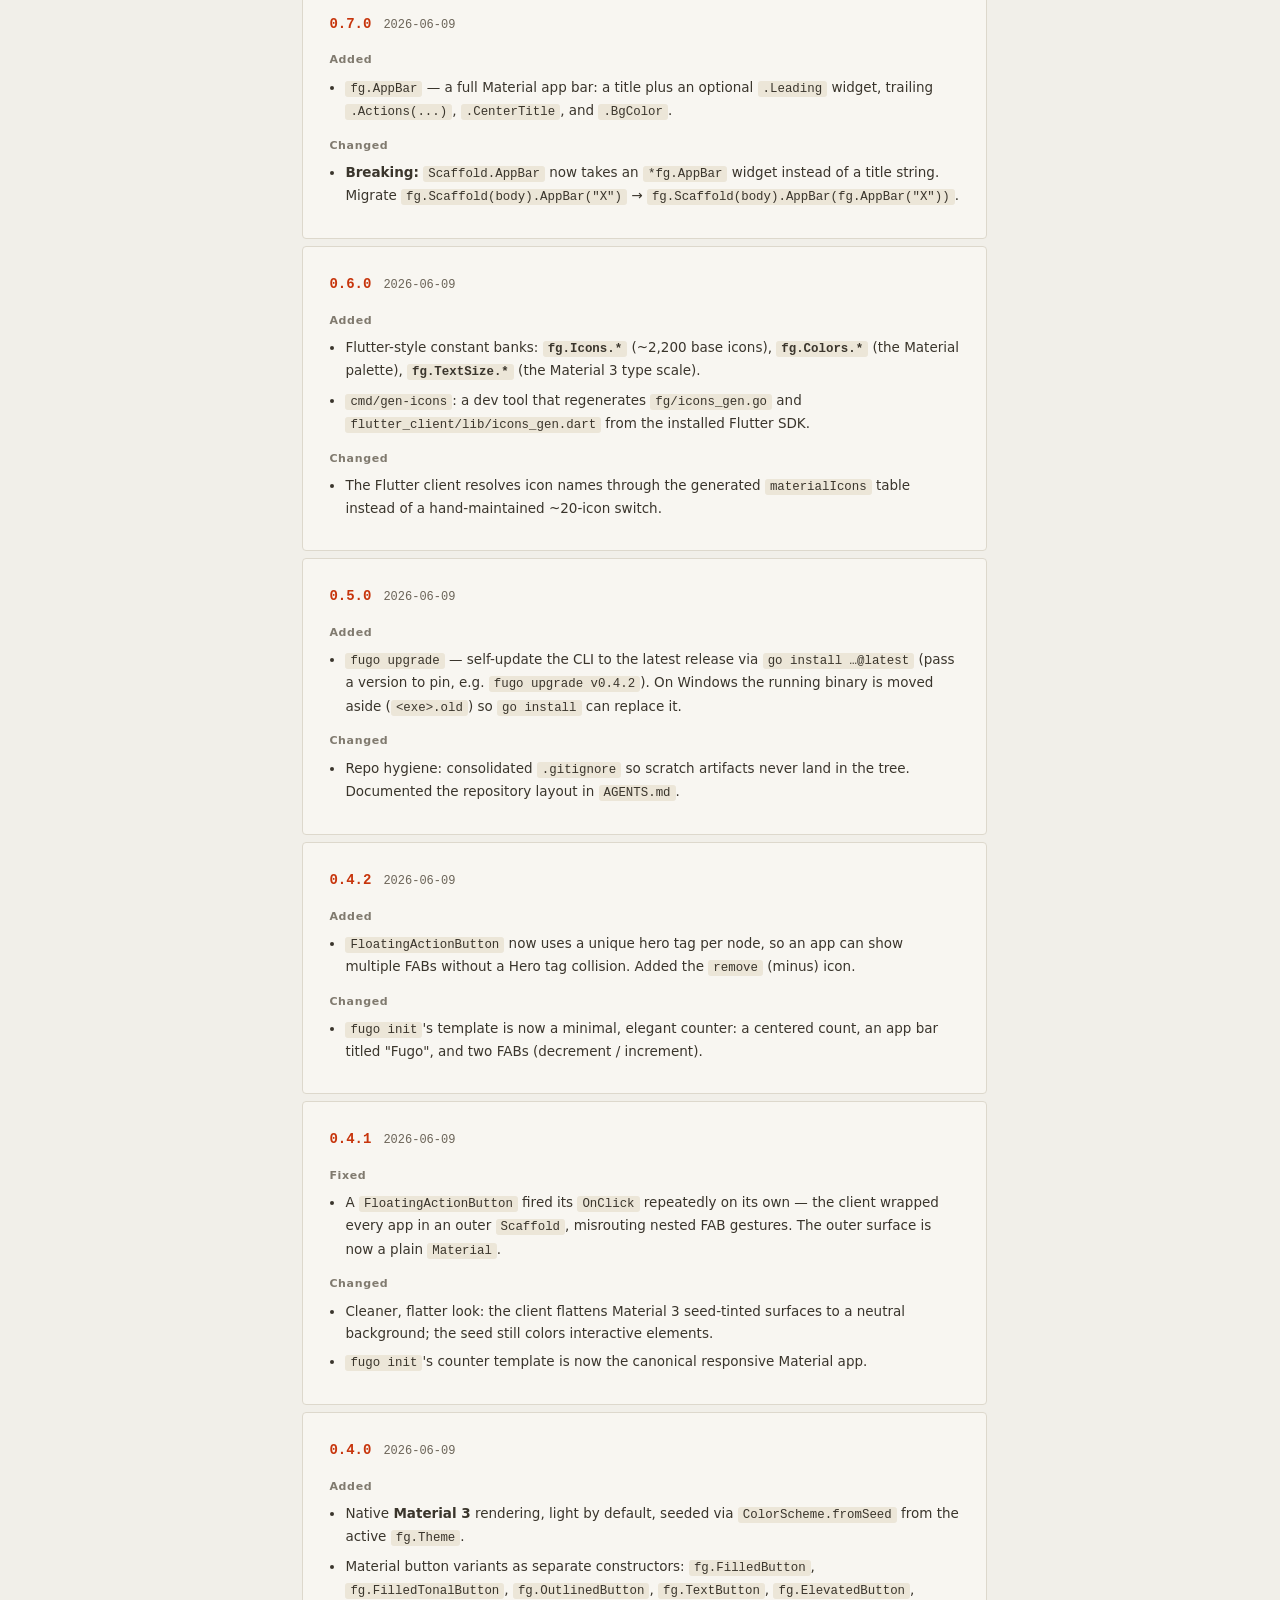
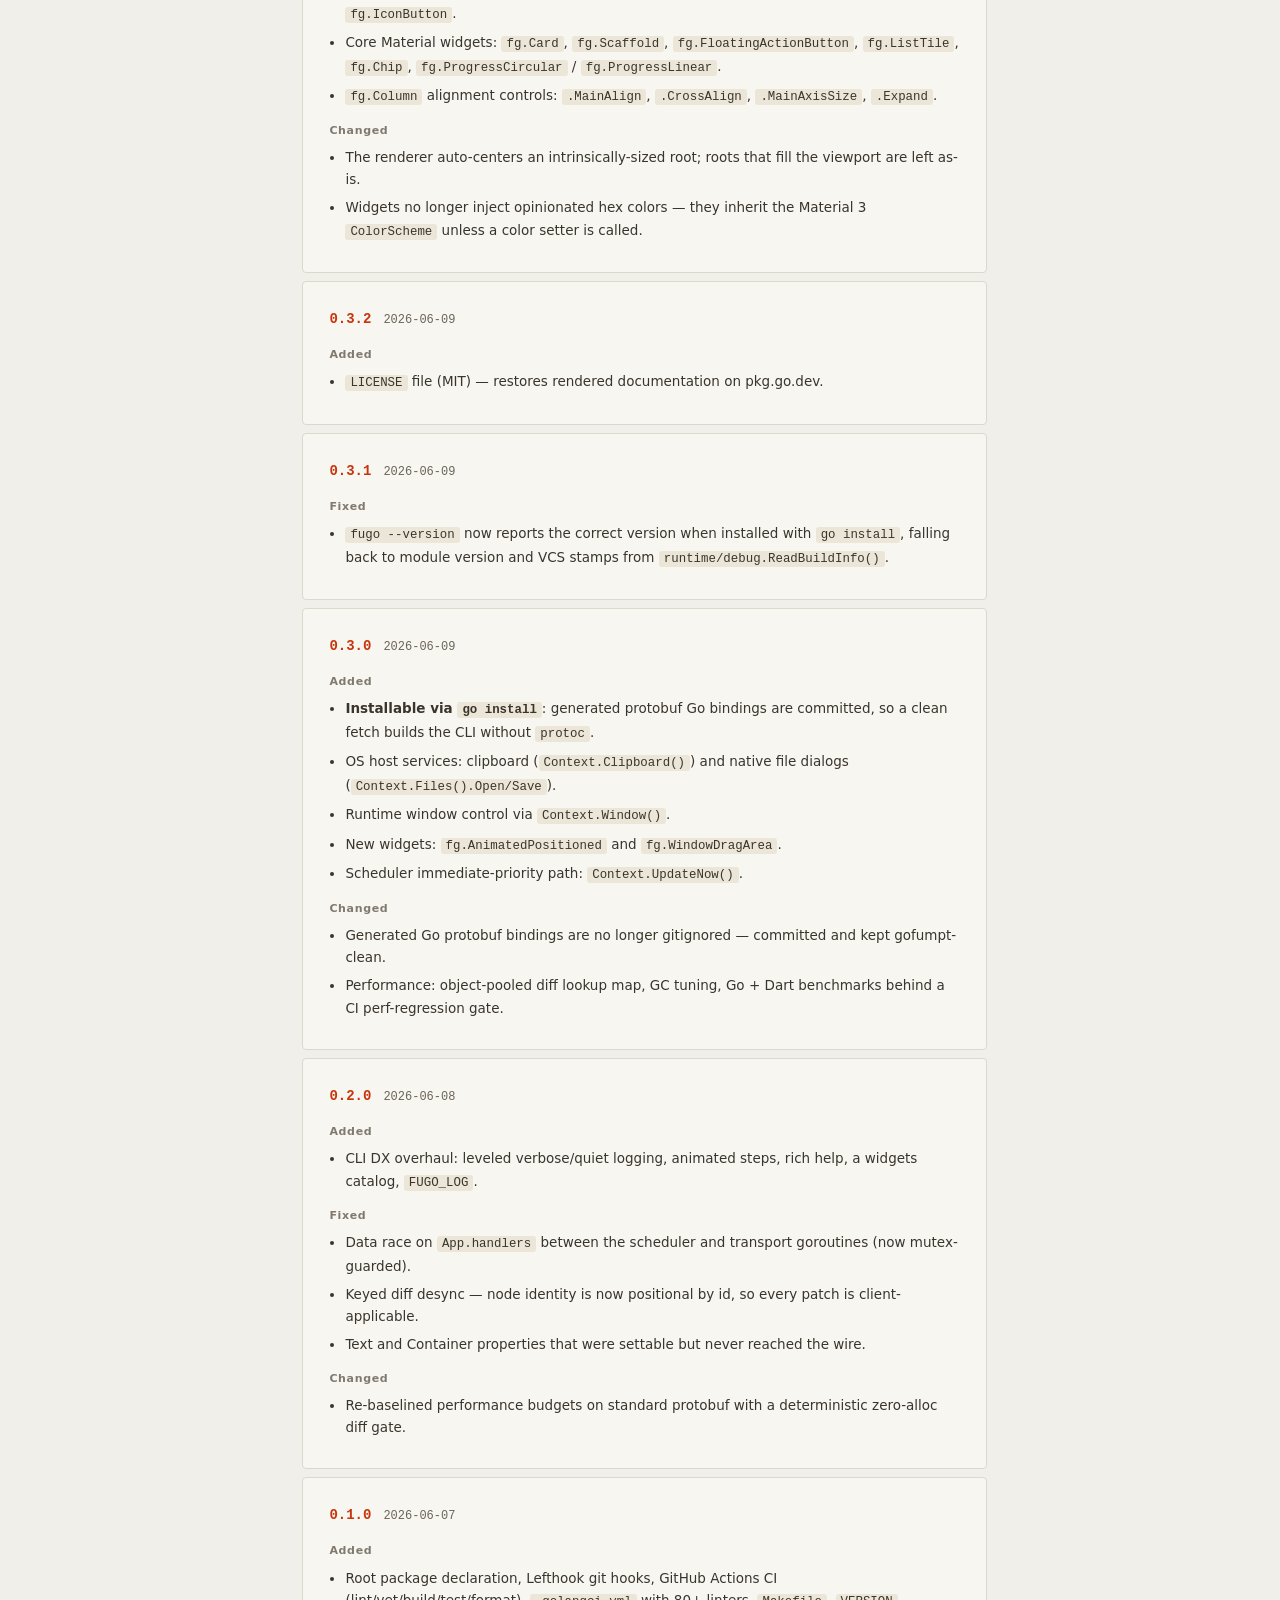
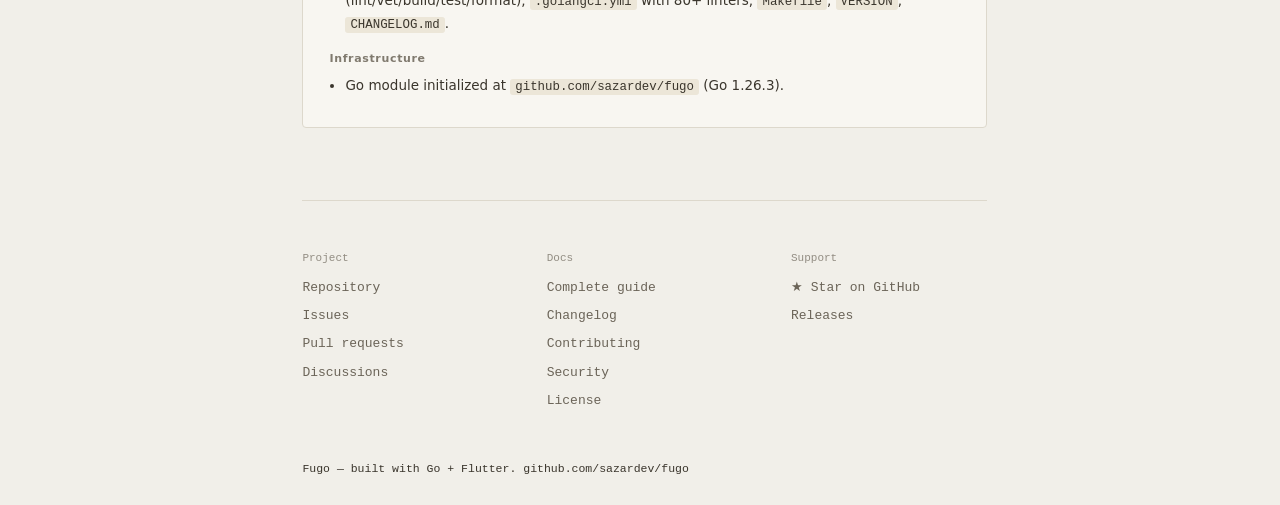
<file: site/changelog.html>
<!doctype html>
<html lang="es">
<head>
<meta charset="utf-8">
<meta name="viewport" content="width=device-width, initial-scale=1">
<title data-i18n="chMeta.title">Changelog — Fugo</title>
<meta name="description" data-i18n-attr="content" data-i18n="chMeta.description" content="Historial completo de versiones de Fugo y el esquema de versionamiento ligado a Flutter.">
<link rel="icon" href="assets/logo.svg" type="image/svg+xml">
<link rel="stylesheet" href="styles.css?v=10">
</head>
<body>

<a class="skip-link" href="#main" data-i18n="a11y.skip">Saltar al contenido</a>

<header class="topbar">
  <div class="topbar-inner">
    <a class="brand" href="index.html">
      <img src="assets/logo.svg" alt="" width="26" height="26">
      <span>fugo</span>
      <span class="brand-version">v3.44.8-fugo.0</span>
    </a>
    <button class="nav-toggle" id="navToggle" data-i18n-attr="aria-label" data-i18n="a11y.openNav" aria-label="Abrir navegación" aria-expanded="false">
      <span></span><span></span><span></span>
    </button>
    <nav class="topnav">
      <button class="palette-trigger" id="paletteTrigger" data-i18n-attr="aria-label|title" data-i18n="a11y.search|a11y.searchTitle" aria-label="Buscar / saltar a sección" title="Buscar (Ctrl K)">
        <svg viewBox="0 0 24 24" width="16" height="16"><circle cx="11" cy="11" r="7"/><path d="M20 20l-4.3-4.3" stroke-linecap="round"/></svg>
        <span data-i18n="nav.search">Buscar</span>
        <kbd>Ctrl K</kbd>
      </button>
      <a href="https://github.com/sazardev/fugo" target="_blank" rel="noopener">GitHub</a>
      <a href="changelog.html" data-i18n="nav.changelog">Changelog</a>
      <a href="contributing.html" data-i18n="side.contribuir">Contribuir</a>
      <button class="lang-toggle" id="langToggle" aria-label="Switch language / cambiar idioma" title="ES / EN">
        <span id="langLabel">EN</span>
      </button>
      <button class="theme-toggle" id="themeToggle" data-i18n-attr="aria-label|title" data-i18n="a11y.theme|a11y.theme" aria-label="Cambiar tema" title="Cambiar tema claro/oscuro">
        <svg class="icon-sun" viewBox="0 0 24 24" width="18" height="18"><circle cx="12" cy="12" r="4"/><path d="M12 2v3M12 19v3M4.2 4.2l2.1 2.1M17.7 17.7l2.1 2.1M2 12h3M19 12h3M4.2 19.8l2.1-2.1M17.7 6.3l2.1-2.1" stroke-linecap="round"/></svg>
        <svg class="icon-moon" viewBox="0 0 24 24" width="18" height="18"><path d="M20 14.5A8.5 8.5 0 1 1 9.5 4a7 7 0 0 0 10.5 10.5Z"/></svg>
      </button>
    </nav>
  </div>
</header>

<div class="shell">
  <aside class="sidebar" id="sidebar">
    <nav class="side-nav" data-i18n-attr="aria-label" data-i18n="a11y.sections" aria-label="Secciones">
      <div class="side-group" data-i18n="contrib.group1">En esta página</div>
      <a href="#versionamiento" data-i18n="ch.sVersion">Versionamiento</a>
      <a href="#historial" data-i18n="ch.sHistorial">Historial de versiones</a>
      <div class="side-group" data-i18n="side.group3">Proyecto abierto</div>
      <a href="contributing.html" data-i18n="side.contribuir">Contribuir</a>
      <a href="index.html#estado" data-i18n="side.estado">Estado y progreso</a>
      <a href="index.html" data-i18n="contrib.backHome">← Volver al inicio</a>
    </nav>
  </aside>

  <main id="main">

    <section class="hero" id="top">
      <img class="hero-mark" src="assets/logo.svg" alt="Fugo" width="56" height="56">
      <span class="eyebrow" data-i18n="ch.eyebrow">Version history</span>
      <h1 data-i18n="ch.h1">Changelog</h1>
      <p class="page-lead" data-i18n="ch.lead">Historial completo de Fugo, versión por versión — traducido del <code>CHANGELOG.md</code> del repositorio.</p>
      <div class="hero-actions">
        <a class="btn btn-primary" href="https://github.com/sazardev/fugo/blob/main/CHANGELOG.md" target="_blank" rel="noopener" data-i18n="ch.viewSource">Ver CHANGELOG.md en GitHub</a>
        <a class="btn btn-ghost" href="https://github.com/sazardev/fugo/releases" target="_blank" rel="noopener" data-i18n="ch.viewReleases">Ver releases</a>
      </div>
    </section>

    <section id="versionamiento">
      <h2 data-i18n="ch.versionH">Versionamiento</h2>
      <p data-i18n="ch.versionP1">La versión de Fugo sigue intencionalmente a Flutter: <code>VERSION</code> es <code>&lt;versión-de-flutter&gt;-fugo.&lt;build&gt;</code> (por ejemplo <code>3.44.8-fugo.0</code>) — los primeros tres números siempre son la versión exacta del SDK de Flutter contra la que están compilados el cliente precompilado y <code>flutter_client/</code>, así que nunca hay ambigüedad entre un release de Fugo y el Flutter con el que renderiza.</p>
      <p data-i18n="ch.versionP2"><code>FLUTTER_VERSION</code> es la única fuente de verdad para ese pin: <code>release-flutter-client.yml</code> compila exactamente contra esa versión (no un canal flotante como <code>stable</code>), y <code>fugo doctor</code> avisa (no falla — el SDK de Flutter es opcional) si tu Flutter instalado no coincide.</p>
      <p data-i18n="ch.versionP3">Un workflow semanal, <code>check-flutter-version.yml</code>, revisa si hay una versión estable de Flutter más reciente y abre un PR para actualizar el pin — Fugo está pensado para seguir a Flutter de forma continua, no quedarse atrás. Ese PR nunca se mergea automáticamente, porque una actualización de Flutter puede romper el código Dart de <code>flutter_client/</code>.</p>
      <p data-i18n="ch.versionP4">Dos comandos cubren un release, ninguno edita <code>VERSION</code>/<code>CHANGELOG.md</code> a mano: <code>make release MSG="..."</code> sube solo el sufijo <code>-fugo.N</code> (un fix de Fugo contra la misma versión de Flutter); <code>make release-flutter FLUTTER=&lt;version&gt; MSG="..."</code> sube la versión de Flutter objetivo (reinicia a <code>-fugo.0</code>). Ya no existe <code>TYPE=patch|minor|major</code> — mayor/menor no significan nada bajo este esquema.</p>
    </section>

    <section id="historial">
      <h2 data-i18n="ch.historialH">Historial de versiones</h2>
      <p class="page-lead" data-i18n="ch.historialLead">Formato basado en <a href="https://keepachangelog.com/en/1.1.0/" target="_blank" rel="noopener">Keep a Changelog</a>. Traducido del <a href="https://github.com/sazardev/fugo/blob/main/CHANGELOG.md" target="_blank" rel="noopener">CHANGELOG.md</a> original en inglés.</p>

      <article class="release">
        <header class="release-head"><span class="release-version unreleased" data-i18n="ch.unreleased">Sin publicar</span></header>
      </article>

      <article class="release">
        <header class="release-head"><span class="release-version">3.44.8-fugo.0</span><span class="release-date">2026-08-02</span></header>
        <div class="release-body">
          <h4 data-i18n="ch.grpChanged">Cambiado</h4>
          <ul>
            <li data-i18n="ch.hist.r2.c1"><strong>La versión de Fugo ahora sigue exactamente la versión del SDK de Flutter que usa.</strong> <code>VERSION</code> es <code>&lt;versión-de-flutter&gt;-fugo.&lt;build&gt;</code> (ej. <code>3.44.8-fugo.0</code>) — los primeros tres números siempre indican exactamente contra qué versión de Flutter están compilados el cliente precompilado y <code>flutter_client/</code>, así que nunca hay ambigüedad entre un release de Fugo y el Flutter con el que renderiza. <code>FLUTTER_VERSION</code> es la nueva fuente única de verdad para ese pin: CI (<code>release-flutter-client.yml</code>) compila exactamente contra esa versión en vez de un canal flotante <code>channel: stable</code>, y <code>fugo doctor</code> avisa si tu SDK de Flutter instalado no coincide.</li>
            <li data-i18n="ch.hist.r2.c2"><code>make release MSG="..."</code> ahora solo sube el sufijo de build <code>-fugo.N</code> (un fix de Fugo contra la misma versión de Flutter) — <code>TYPE=patch|minor|major</code> desapareció, ya que mayor/menor no significan nada bajo este esquema. Subir la versión de Flutter objetivo es un paso separado y explícito: <code>make release-flutter FLUTTER=&lt;version&gt; MSG="..."</code>.</li>
            <li data-i18n="ch.hist.r2.c3">Un nuevo workflow programado (<code>check-flutter-version.yml</code>) revisa semanalmente si hay una versión estable de Flutter más nueva y abre un PR que sube <code>FLUTTER_VERSION</code> — Fugo está pensado para seguir a Flutter actual, no quedarse atrás. Ese PR siempre necesita revisión y merge humano (una actualización de Flutter puede afectar el código Dart de <code>flutter_client/</code>), nunca se auto-mergea.</li>
          </ul>
        </div>
      </article>

      <article class="release">
        <header class="release-head"><span class="release-version">0.17.0</span><span class="release-date">2026-06-09</span></header>
        <div class="release-body">
          <h4 data-i18n="ch.grpAdded">Añadido</h4>
          <ul>
            <li data-i18n="ch.hist.r3.a1"><code>fugo doctor</code> ahora verifica <strong>coherencia del proyecto</strong>: lee la ruta del módulo de <code>go.mod</code> y el import <code>&lt;module&gt;/ui</code> de <code>main.go</code>, y reporta un ✗ preciso cuando no coinciden, cuando falta el paquete <code>ui</code> importado, o cuando no tiene un <code>Build</code> exportado — detectado antes del error de compilación genérico.</li>
            <li data-i18n="ch.hist.r3.a2"><code>fugo doctor --fix</code> repara las partes auto-corregibles dentro de un proyecto antes de diagnosticar: escribe un <code>fugo.toml</code> por defecto si falta, corre <code>git init</code> si no hay repo, y <code>go mod tidy</code> para resolver dependencias.</li>
          </ul>
          <h4 data-i18n="ch.grpChanged">Cambiado</h4>
          <ul>
            <li data-i18n="ch.hist.r3.c1"><strong><code>fugo run</code> hace hot-reload por defecto.</strong> Ahora vigila los archivos <code>.go</code> y reconstruye/reconecta el servidor Go en cada cambio mientras la ventana de Flutter permanece abierta — así que los cambios en texto, handlers, layout, etc. se ven en vivo (el estado en memoria se reinicia entre recargas). Pasa <code>--no-watch</code> para un solo build-and-run; el antiguo flag <code>--watch</code> ahora está implícito (oculto, no-op).</li>
          </ul>
          <h4 data-i18n="ch.grpFixed">Corregido</h4>
          <ul>
            <li data-i18n="ch.hist.r3.f1">Cliente de render Flutter: la reconexión tras un reinicio del servidor (hot reload) ya no falla con "Bad state: Stream has already been listened to". El isolate ahora se suscribe a su <code>ReceivePort</code> una sola vez y enruta eventos al stream activo, y reinicia su backoff tras una sesión exitosa para reconectar en ~500ms.</li>
          </ul>
        </div>
      </article>

      <article class="release">
        <header class="release-head"><span class="release-version">0.16.0</span><span class="release-date">2026-06-09</span></header>
        <div class="release-body">
          <h4 data-i18n="ch.grpAdded">Añadido</h4>
          <ul>
            <li data-i18n="ch.hist.r4.a1"><code>fugo doctor</code> ahora es un chequeo de salud en dos partes. <strong>Toolchain</strong>: Go, Flutter, git, protoc, gofumpt (Go/Flutter son requeridos → ✗; el resto son advertencias) más la plataforma. <strong>Proyecto</strong> (al correr dentro de un proyecto Fugo): importa <code>fugo.toml</code> y reporta la ventana/dirección resuelta, verifica que la dirección gRPC configurada esté libre (o sea un unix socket), verifica la estructura (<code>main.go</code>, <code>ui/</code>, <code>go.mod</code>), que el módulo <code>github.com/sazardev/fugo</code> resuelva, si el cliente Flutter está compilado (o es compilable), y finalmente compila el proyecto (<code>go build ./...</code>).</li>
          </ul>
          <h4 data-i18n="ch.grpChanged">Cambiado</h4>
          <ul>
            <li data-i18n="ch.hist.r4.c1"><code>fugo doctor</code> ahora sale con código distinto de cero cuando hay un problema bloqueante (falta una herramienta requerida, un módulo sin resolver, o un proyecto que no compila), para poder usarlo como gate en scripts/CI. Las advertencias por sí solas mantienen un código de salida cero.</li>
          </ul>
        </div>
      </article>

      <article class="release">
        <header class="release-head"><span class="release-version">0.15.0</span><span class="release-date">2026-06-09</span></header>
        <div class="release-body">
          <h4 data-i18n="ch.grpAdded">Añadido</h4>
          <ul>
            <li data-i18n="ch.hist.r5.a1"><code>fugo init</code> ahora genera una estructura de proyecto recomendada en vez de un <code>main.go</code> solitario: un entrypoint <code>main.go</code> delgado, un paquete <code>ui</code> para tus pantallas (<code>ui.Build</code>), una config <code>fugo.toml</code>, un <code>README.md</code>, un <code>.gitignore</code>, y <code>logs/</code> (con <code>bin/</code>/<code>dist/</code> reservados para la salida del build). También corre <code>git init</code> y hace un commit inicial (omítelo con <code>--no-git</code>).</li>
            <li data-i18n="ch.hist.r5.a2"><code>fugo.toml</code> — configuración declarativa de proyecto leída por el CLI <strong>y</strong> la app: <code>[window] title/width/height</code> y <code>[server] addr</code>. El <code>main.go</code> generado lo carga vía el nuevo <code>fugo.ConfigOptions("fugo.toml")</code>; <code>fugo run</code> usa <code>[server] addr</code> como dirección por defecto (aún se puede sobreescribir con <code>--addr</code>), y <code>fugo build</code> incluye <code>fugo.toml</code> en <code>dist/</code>.</li>
            <li data-i18n="ch.hist.r5.a3">Nuevo paquete <code>config</code> libre de dependencias (<code>github.com/sazardev/fugo/config</code>) que carga <code>fugo.toml</code> (un subconjunto pequeño y fijo de TOML), compartido entre el runtime y el CLI.</li>
            <li data-i18n="ch.hist.r5.a4"><code>fugo run</code> ahora copia los logs de runtime de la app a <code>logs/run.log</code> (además de seguir mostrándolos en la consola).</li>
          </ul>
          <h4 data-i18n="ch.grpChanged">Cambiado</h4>
          <ul>
            <li data-i18n="ch.hist.r5.c1">Las plantillas iniciales <code>app</code> y <code>showcase</code> ahora viven en el paquete <code>ui</code> generado (<code>ui.Build</code>); el tema se configura en <code>main.go</code> antes de <code>RunStandalone</code>.</li>
          </ul>
        </div>
      </article>

      <article class="release">
        <header class="release-head"><span class="release-version">0.14.0</span><span class="release-date">2026-06-09</span></header>
        <div class="release-body">
          <h4 data-i18n="ch.grpAdded">Añadido</h4>
          <ul>
            <li data-i18n="ch.hist.r6.a1"><code>fg.RichText(fg.Span("a").Bold(), fg.Span("b").Color(...).Size(...))</code> — un párrafo de fragmentos de texto con estilos mixtos.</li>
            <li data-i18n="ch.hist.r6.a2"><code>fg.DataTable().Columns(...).Row(...)</code> — una tabla de datos Material (con scroll horizontal).</li>
            <li data-i18n="ch.hist.r6.a3"><code>fg.Stepper().Step(title, content).Active(i).OnStep(fn)</code> — un asistente paso a paso.</li>
          </ul>
        </div>
      </article>

      <article class="release">
        <header class="release-head"><span class="release-version">0.13.0</span><span class="release-date">2026-06-09</span></header>
        <div class="release-body">
          <h4 data-i18n="ch.grpAdded">Añadido</h4>
          <ul>
            <li data-i18n="ch.hist.r7.a1">Más overlays imperativos desde Go: <code>ctx.ShowBottomSheet(title, message)</code> (bottom sheet modal) y los selectores nativos <code>ctx.PickDate(func(date string))</code> / <code>ctx.PickTime(func(t string))</code>, que devuelven el valor elegido (ISO <code>YYYY-MM-DD</code> / 24 horas <code>HH:MM</code>) a un callback — vacío si se cancela.</li>
          </ul>
        </div>
      </article>

      <article class="release">
        <header class="release-head"><span class="release-version">0.12.0</span><span class="release-date">2026-06-09</span></header>
        <div class="release-body">
          <h4 data-i18n="ch.grpAdded">Añadido</h4>
          <ul>
            <li data-i18n="ch.hist.r8.a1">Ayudantes de layout: <code>fg.AspectRatio(ratio, child)</code>, <code>fg.ClipRRect(radius, child)</code>, <code>fg.FittedBox(child)</code>, y <code>fg.Flexible(child).Flex(n)</code>.</li>
            <li data-i18n="ch.hist.r8.a2"><code>fg.ExpansionTile(title)</code> — un acordeón colapsable (<code>.Subtitle</code>, <code>.Leading</code>, <code>.Children</code>, <code>.InitiallyExpanded</code>).</li>
            <li data-i18n="ch.hist.r8.a3"><code>fg.PopupMenuButton(icon)</code> — un menú contextual/overflow (<code>.Item(value, label)</code>, <code>.OnSelected</code>).</li>
          </ul>
        </div>
      </article>

      <article class="release">
        <header class="release-head"><span class="release-version">0.11.0</span><span class="release-date">2026-06-09</span></header>
        <div class="release-body">
          <h4 data-i18n="ch.grpAdded">Añadido</h4>
          <ul>
            <li data-i18n="ch.hist.r9.a1">Más widgets Material comunes: <code>fg.Tooltip</code>, <code>fg.Badge(child).Label(...)</code>, <code>fg.CircleAvatar</code> (<code>.Text</code> / <code>.Icon</code> / <code>.BgColor</code> / <code>.Radius</code>), y <code>fg.SegmentedButton</code>.</li>
          </ul>
        </div>
      </article>

      <article class="release">
        <header class="release-head"><span class="release-version">0.10.0</span><span class="release-date">2026-06-09</span></header>
        <div class="release-body">
          <h4 data-i18n="ch.grpAdded">Añadido</h4>
          <ul>
            <li data-i18n="ch.hist.r10.a1">Overlays imperativos manejados desde Go sobre el canal de comandos fuera de banda: <code>ctx.ShowSnackBar(text)</code> y <code>ctx.ShowDialog(title, message)</code>.</li>
          </ul>
        </div>
      </article>

      <article class="release">
        <header class="release-head"><span class="release-version">0.9.0</span><span class="release-date">2026-06-09</span></header>
        <div class="release-body">
          <h4 data-i18n="ch.grpAdded">Añadido</h4>
          <ul>
            <li data-i18n="ch.hist.r11.a1"><code>fg.Tabs</code> — una barra de pestañas Material con una vista por pestaña (<code>.Tab(label, content)</code>, <code>.InitialIndex</code>). El cambio de pestaña se maneja en el cliente, así que no necesita ida y vuelta a Go.</li>
          </ul>
        </div>
      </article>

      <article class="release">
        <header class="release-head"><span class="release-version">0.8.0</span><span class="release-date">2026-06-09</span></header>
        <div class="release-body">
          <h4 data-i18n="ch.grpAdded">Añadido</h4>
          <ul>
            <li data-i18n="ch.hist.r12.a1"><code>Scaffold.Drawer(widget)</code> — un panel lateral deslizante. Con un app bar presente y sin leading explícito, el botón de menú que lo abre aparece automáticamente.</li>
            <li data-i18n="ch.hist.r12.a2"><code>fg.NavigationBar</code> — una barra de navegación inferior Material 3, conectada vía <code>Scaffold.BottomBar(...)</code>.</li>
          </ul>
        </div>
      </article>

      <article class="release">
        <header class="release-head"><span class="release-version">0.7.0</span><span class="release-date">2026-06-09</span></header>
        <div class="release-body">
          <h4 data-i18n="ch.grpAdded">Añadido</h4>
          <ul>
            <li data-i18n="ch.hist.r13.a1"><code>fg.AppBar</code> — un app bar Material completo: un título más un widget <code>.Leading</code> opcional, <code>.Actions(...)</code> al final, <code>.CenterTitle</code>, y <code>.BgColor</code>.</li>
          </ul>
          <h4 data-i18n="ch.grpChanged">Cambiado</h4>
          <ul>
            <li data-i18n="ch.hist.r13.c1"><strong>Cambio incompatible:</strong> <code>Scaffold.AppBar</code> ahora recibe un widget <code>*fg.AppBar</code> en vez de un string de título. Migra <code>fg.Scaffold(body).AppBar("X")</code> → <code>fg.Scaffold(body).AppBar(fg.AppBar("X"))</code>.</li>
          </ul>
        </div>
      </article>

      <article class="release">
        <header class="release-head"><span class="release-version">0.6.0</span><span class="release-date">2026-06-09</span></header>
        <div class="release-body">
          <h4 data-i18n="ch.grpAdded">Añadido</h4>
          <ul>
            <li data-i18n="ch.hist.r14.a1">Bancos de constantes al estilo Flutter: <strong><code>fg.Icons.*</code></strong> (~2.200 iconos base), <strong><code>fg.Colors.*</code></strong> (la paleta Material), <strong><code>fg.TextSize.*</code></strong> (la escala tipográfica de Material 3).</li>
            <li data-i18n="ch.hist.r14.a2"><code>cmd/gen-icons</code>: una herramienta de desarrollo que regenera <code>fg/icons_gen.go</code> y <code>flutter_client/lib/icons_gen.dart</code> desde el SDK de Flutter instalado.</li>
          </ul>
          <h4 data-i18n="ch.grpChanged">Cambiado</h4>
          <ul>
            <li data-i18n="ch.hist.r14.c1">El cliente Flutter resuelve nombres de íconos a través de la tabla generada <code>materialIcons</code> en vez de un switch mantenido a mano de ~20 íconos.</li>
          </ul>
        </div>
      </article>

      <article class="release">
        <header class="release-head"><span class="release-version">0.5.0</span><span class="release-date">2026-06-09</span></header>
        <div class="release-body">
          <h4 data-i18n="ch.grpAdded">Añadido</h4>
          <ul>
            <li data-i18n="ch.hist.r15.a1"><code>fugo upgrade</code> — auto-actualiza el CLI al último release vía <code>go install …@latest</code> (pasa una versión para fijarla, ej. <code>fugo upgrade v0.4.2</code>). En Windows el binario en ejecución se mueve a un lado (<code>&lt;exe&gt;.old</code>) para que <code>go install</code> pueda reemplazarlo.</li>
          </ul>
          <h4 data-i18n="ch.grpChanged">Cambiado</h4>
          <ul>
            <li data-i18n="ch.hist.r15.c1">Higiene del repositorio: se consolidó <code>.gitignore</code> para que los artefactos de prueba nunca lleguen al árbol. Se documentó la estructura del repositorio en <code>AGENTS.md</code>.</li>
          </ul>
        </div>
      </article>

      <article class="release">
        <header class="release-head"><span class="release-version">0.4.2</span><span class="release-date">2026-06-09</span></header>
        <div class="release-body">
          <h4 data-i18n="ch.grpAdded">Añadido</h4>
          <ul>
            <li data-i18n="ch.hist.r16.a1"><code>FloatingActionButton</code> ahora usa un hero tag único por nodo, así una app puede mostrar múltiples FABs sin colisión de hero tag. Se añadió el ícono <code>remove</code> (menos).</li>
          </ul>
          <h4 data-i18n="ch.grpChanged">Cambiado</h4>
          <ul>
            <li data-i18n="ch.hist.r16.c1">La plantilla de <code>fugo init</code> ahora es un contador mínimo y elegante: un conteo centrado, un app bar titulado "Fugo", y dos FABs (decrementar / incrementar).</li>
          </ul>
        </div>
      </article>

      <article class="release">
        <header class="release-head"><span class="release-version">0.4.1</span><span class="release-date">2026-06-09</span></header>
        <div class="release-body">
          <h4 data-i18n="ch.grpFixed">Corregido</h4>
          <ul>
            <li data-i18n="ch.hist.r17.f1">Un <code>FloatingActionButton</code> disparaba su <code>OnClick</code> repetidamente por su cuenta — el cliente envolvía cada app en un <code>Scaffold</code> exterior, desviando los gestos del FAB anidado. La superficie exterior ahora es un <code>Material</code> plano.</li>
          </ul>
          <h4 data-i18n="ch.grpChanged">Cambiado</h4>
          <ul>
            <li data-i18n="ch.hist.r17.c1">Look más limpio y plano: el cliente aplana las superficies con tinte de seed de Material 3 a un fondo neutro; el seed sigue coloreando los elementos interactivos.</li>
            <li data-i18n="ch.hist.r17.c2">La plantilla de contador de <code>fugo init</code> ahora es la app Material responsiva canónica.</li>
          </ul>
        </div>
      </article>

      <article class="release">
        <header class="release-head"><span class="release-version">0.4.0</span><span class="release-date">2026-06-09</span></header>
        <div class="release-body">
          <h4 data-i18n="ch.grpAdded">Añadido</h4>
          <ul>
            <li data-i18n="ch.hist.r18.a1">Renderizado nativo <strong>Material 3</strong>, claro por defecto, sembrado vía <code>ColorScheme.fromSeed</code> desde el <code>fg.Theme</code> activo.</li>
            <li data-i18n="ch.hist.r18.a2">Variantes de botón Material como constructores separados: <code>fg.FilledButton</code>, <code>fg.FilledTonalButton</code>, <code>fg.OutlinedButton</code>, <code>fg.TextButton</code>, <code>fg.ElevatedButton</code>, <code>fg.IconButton</code>.</li>
            <li data-i18n="ch.hist.r18.a3">Widgets Material centrales: <code>fg.Card</code>, <code>fg.Scaffold</code>, <code>fg.FloatingActionButton</code>, <code>fg.ListTile</code>, <code>fg.Chip</code>, <code>fg.ProgressCircular</code> / <code>fg.ProgressLinear</code>.</li>
            <li data-i18n="ch.hist.r18.a4">Controles de alineación de <code>fg.Column</code>: <code>.MainAlign</code>, <code>.CrossAlign</code>, <code>.MainAxisSize</code>, <code>.Expand</code>.</li>
          </ul>
          <h4 data-i18n="ch.grpChanged">Cambiado</h4>
          <ul>
            <li data-i18n="ch.hist.r18.c1">El renderer auto-centra una raíz de tamaño intrínseco; las raíces que llenan el viewport se dejan igual.</li>
            <li data-i18n="ch.hist.r18.c2">Los widgets ya no inyectan colores hex predeterminados — heredan el <code>ColorScheme</code> de Material 3 a menos que se llame un setter de color.</li>
          </ul>
        </div>
      </article>

      <article class="release">
        <header class="release-head"><span class="release-version">0.3.2</span><span class="release-date">2026-06-09</span></header>
        <div class="release-body">
          <h4 data-i18n="ch.grpAdded">Añadido</h4>
          <ul>
            <li data-i18n="ch.hist.r19.a1">Archivo <code>LICENSE</code> (MIT) — restaura la documentación renderizada en pkg.go.dev.</li>
          </ul>
        </div>
      </article>

      <article class="release">
        <header class="release-head"><span class="release-version">0.3.1</span><span class="release-date">2026-06-09</span></header>
        <div class="release-body">
          <h4 data-i18n="ch.grpFixed">Corregido</h4>
          <ul>
            <li data-i18n="ch.hist.r20.f1"><code>fugo --version</code> ahora reporta la versión correcta al instalarse con <code>go install</code>, usando como respaldo la versión del módulo y los datos de VCS de <code>runtime/debug.ReadBuildInfo()</code>.</li>
          </ul>
        </div>
      </article>

      <article class="release">
        <header class="release-head"><span class="release-version">0.3.0</span><span class="release-date">2026-06-09</span></header>
        <div class="release-body">
          <h4 data-i18n="ch.grpAdded">Añadido</h4>
          <ul>
            <li data-i18n="ch.hist.r21.a1"><strong>Instalable vía <code>go install</code></strong>: los bindings de protobuf de Go generados están commiteados, así que un fetch limpio compila el CLI sin <code>protoc</code>.</li>
            <li data-i18n="ch.hist.r21.a2">Servicios nativos del SO: portapapeles (<code>Context.Clipboard()</code>) y diálogos de archivo nativos (<code>Context.Files().Open/Save</code>).</li>
            <li data-i18n="ch.hist.r21.a3">Control de ventana en tiempo de ejecución vía <code>Context.Window()</code>.</li>
            <li data-i18n="ch.hist.r21.a4">Nuevos widgets: <code>fg.AnimatedPositioned</code> y <code>fg.WindowDragArea</code>.</li>
            <li data-i18n="ch.hist.r21.a5">Ruta de prioridad inmediata del scheduler: <code>Context.UpdateNow()</code>.</li>
          </ul>
          <h4 data-i18n="ch.grpChanged">Cambiado</h4>
          <ul>
            <li data-i18n="ch.hist.r21.c1">Los bindings de protobuf de Go generados ya no están en gitignore — commiteados y mantenidos limpios con gofumpt.</li>
            <li data-i18n="ch.hist.r21.c2">Rendimiento: mapa de búsqueda de diff con pool de objetos, ajuste de GC, benchmarks Go + Dart detrás de un gate de regresión de rendimiento en CI.</li>
          </ul>
        </div>
      </article>

      <article class="release">
        <header class="release-head"><span class="release-version">0.2.0</span><span class="release-date">2026-06-08</span></header>
        <div class="release-body">
          <h4 data-i18n="ch.grpAdded">Añadido</h4>
          <ul>
            <li data-i18n="ch.hist.r22.a1">Renovación de DX del CLI: logging verbose/quiet nivelado, pasos animados, ayuda enriquecida, un catálogo de widgets, <code>FUGO_LOG</code>.</li>
          </ul>
          <h4 data-i18n="ch.grpFixed">Corregido</h4>
          <ul>
            <li data-i18n="ch.hist.r22.f1">Data race en <code>App.handlers</code> entre el scheduler y las goroutines de transporte (ahora protegido con mutex).</li>
            <li data-i18n="ch.hist.r22.f2">Desincronización de diff con keys — la identidad del nodo ahora es posicional por id, así que cada patch es aplicable en el cliente.</li>
            <li data-i18n="ch.hist.r22.f3">Propiedades de Text y Container que se podían configurar pero nunca llegaban al cable.</li>
          </ul>
          <h4 data-i18n="ch.grpChanged">Cambiado</h4>
          <ul>
            <li data-i18n="ch.hist.r22.c1">Se re-establecieron los presupuestos de rendimiento sobre protobuf estándar con un gate de diff determinista de cero-allocs.</li>
          </ul>
        </div>
      </article>

      <article class="release">
        <header class="release-head"><span class="release-version">0.1.0</span><span class="release-date">2026-06-07</span></header>
        <div class="release-body">
          <h4 data-i18n="ch.grpAdded">Añadido</h4>
          <ul>
            <li data-i18n="ch.hist.r23.a1">Declaración del paquete raíz, git hooks de Lefthook, CI de GitHub Actions (lint/vet/build/test/format), <code>.golangci.yml</code> con 80+ linters, <code>Makefile</code>, <code>VERSION</code>, <code>CHANGELOG.md</code>.</li>
          </ul>
          <h4 data-i18n="ch.grpInfra">Infraestructura</h4>
          <ul>
            <li data-i18n="ch.hist.r23.i1">Módulo Go inicializado en <code>github.com/sazardev/fugo</code> (Go 1.26.3).</li>
          </ul>
        </div>
      </article>
    </section>

    <footer class="page-footer">
      <div class="footer-grid">
        <div class="footer-col">
          <div class="footer-h" data-i18n="footer.colProject">Proyecto</div>
          <a href="https://github.com/sazardev/fugo" target="_blank" rel="noopener" data-i18n="footer.repo">Repositorio</a>
          <a href="https://github.com/sazardev/fugo/issues" target="_blank" rel="noopener" data-i18n="footer.issues">Issues</a>
          <a href="https://github.com/sazardev/fugo/pulls" target="_blank" rel="noopener" data-i18n="footer.prs">Pull requests</a>
          <a href="https://github.com/sazardev/fugo/discussions" target="_blank" rel="noopener" data-i18n="footer.discussions">Discussions</a>
        </div>
        <div class="footer-col">
          <div class="footer-h" data-i18n="footer.colDocs">Documentación</div>
          <a href="https://github.com/sazardev/fugo/blob/main/docs/FUGO_IDIOMATICO.md" target="_blank" rel="noopener" data-i18n="footer.guide">Guía completa</a>
          <a href="changelog.html" data-i18n="nav.changelog">Changelog</a>
          <a href="contributing.html" data-i18n="side.contribuir">Contribuir</a>
          <a href="https://github.com/sazardev/fugo/blob/main/SECURITY.md" target="_blank" rel="noopener" data-i18n="side.seguridad">Seguridad</a>
          <a href="https://github.com/sazardev/fugo/blob/main/LICENSE" target="_blank" rel="noopener" data-i18n="side.licencia">Licencia</a>
        </div>
        <div class="footer-col">
          <div class="footer-h" data-i18n="footer.colSupport">Apoyar</div>
          <a href="https://github.com/sazardev/fugo" target="_blank" rel="noopener" data-i18n="footer.star">★ Star en GitHub</a>
          <a href="https://github.com/sazardev/fugo/releases" target="_blank" rel="noopener" data-i18n="footer.releases">Releases</a>
        </div>
      </div>
      <p class="page-footer-sub" data-i18n="footer.p1">Fugo — hecho con Go + Flutter. <a href="https://github.com/sazardev/fugo" target="_blank" rel="noopener">github.com/sazardev/fugo</a></p>
    </footer>

  </main>
</div>

<div class="palette-overlay" id="paletteOverlay" hidden>
  <div class="palette" role="dialog" aria-modal="true" data-i18n-attr="aria-label" data-i18n="a11y.paletteLabel" aria-label="Paleta de comandos">
    <div class="palette-input-row">
      <svg viewBox="0 0 24 24" width="16" height="16"><circle cx="11" cy="11" r="7"/><path d="M20 20l-4.3-4.3" stroke-linecap="round"/></svg>
      <input type="text" id="paletteInput" data-i18n-attr="placeholder" data-i18n="palette.placeholder" placeholder="Ir a una sección…" autocomplete="off" spellcheck="false">
      <kbd>Esc</kbd>
    </div>
    <ul class="palette-results" id="paletteResults"></ul>
  </div>
</div>

<script src="i18n.js?v=10"></script>
<script src="script.js?v=10"></script>
</body>
</html>
</file>
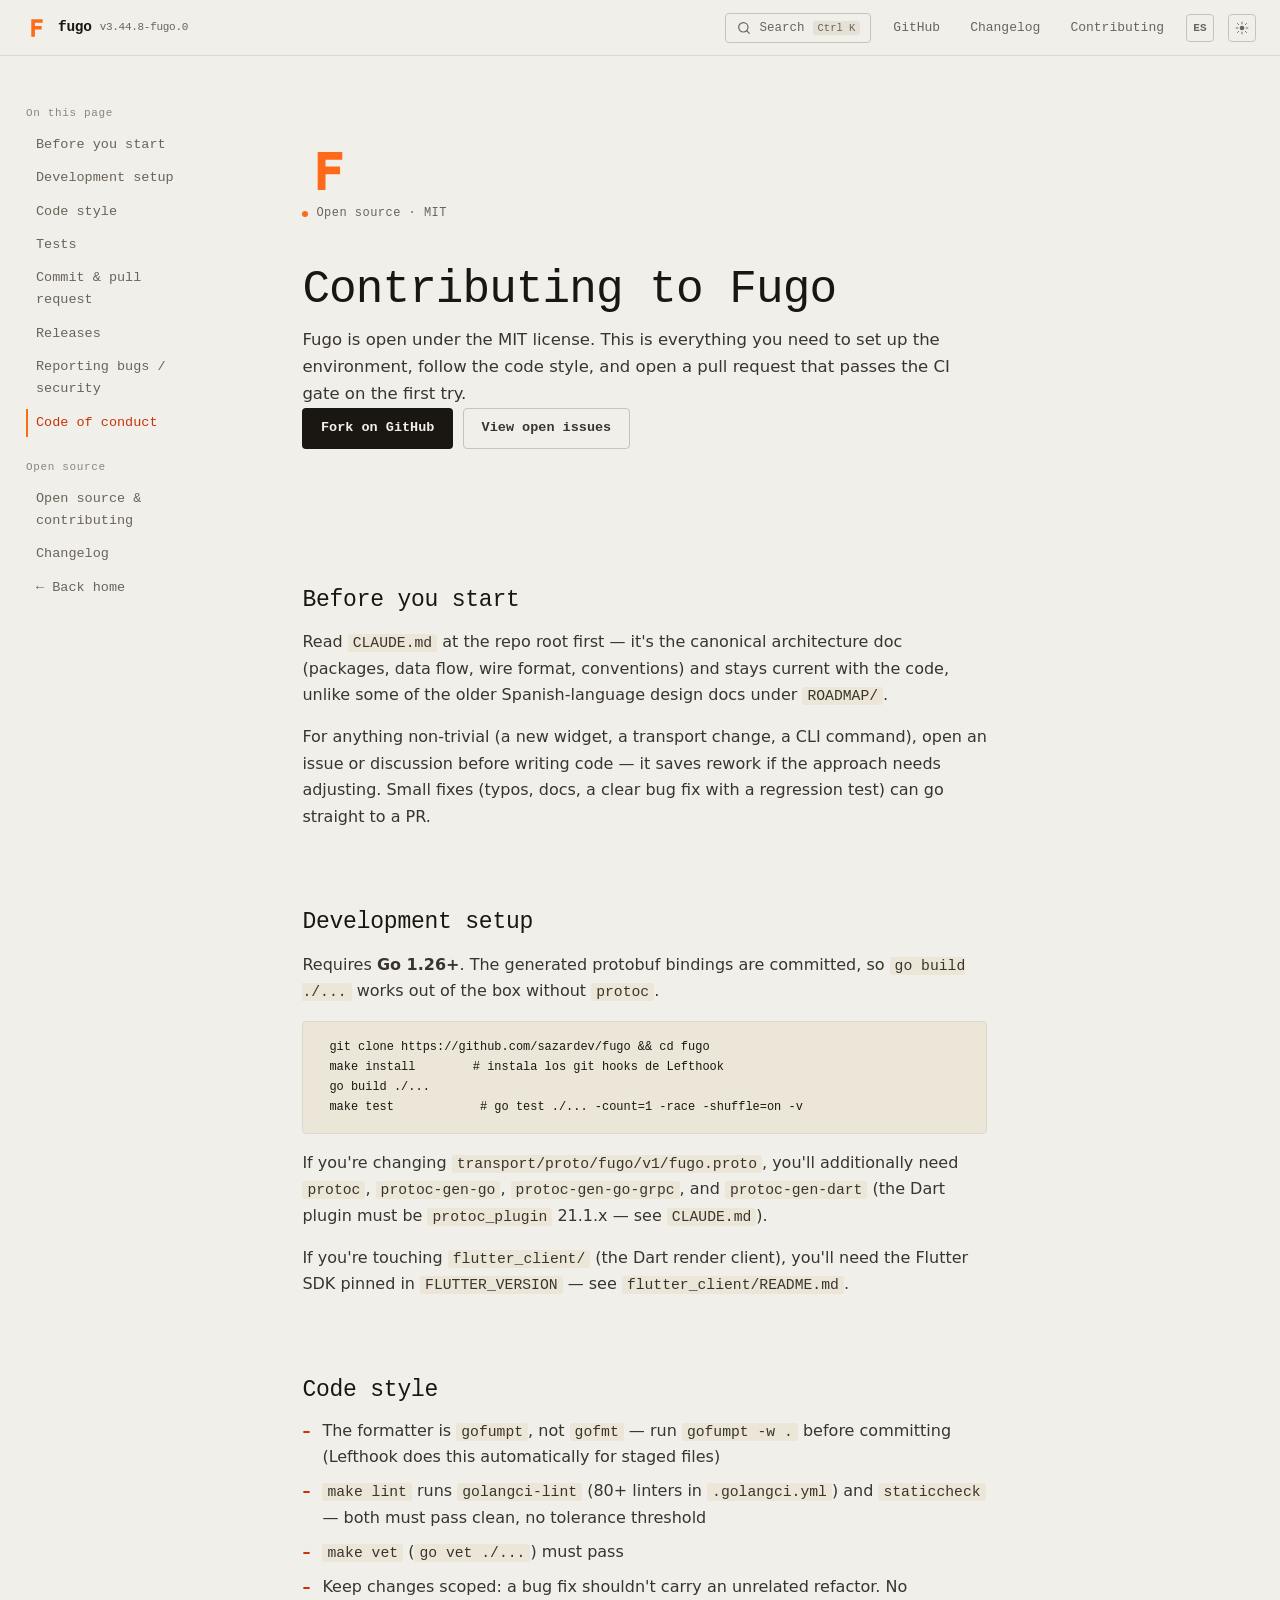
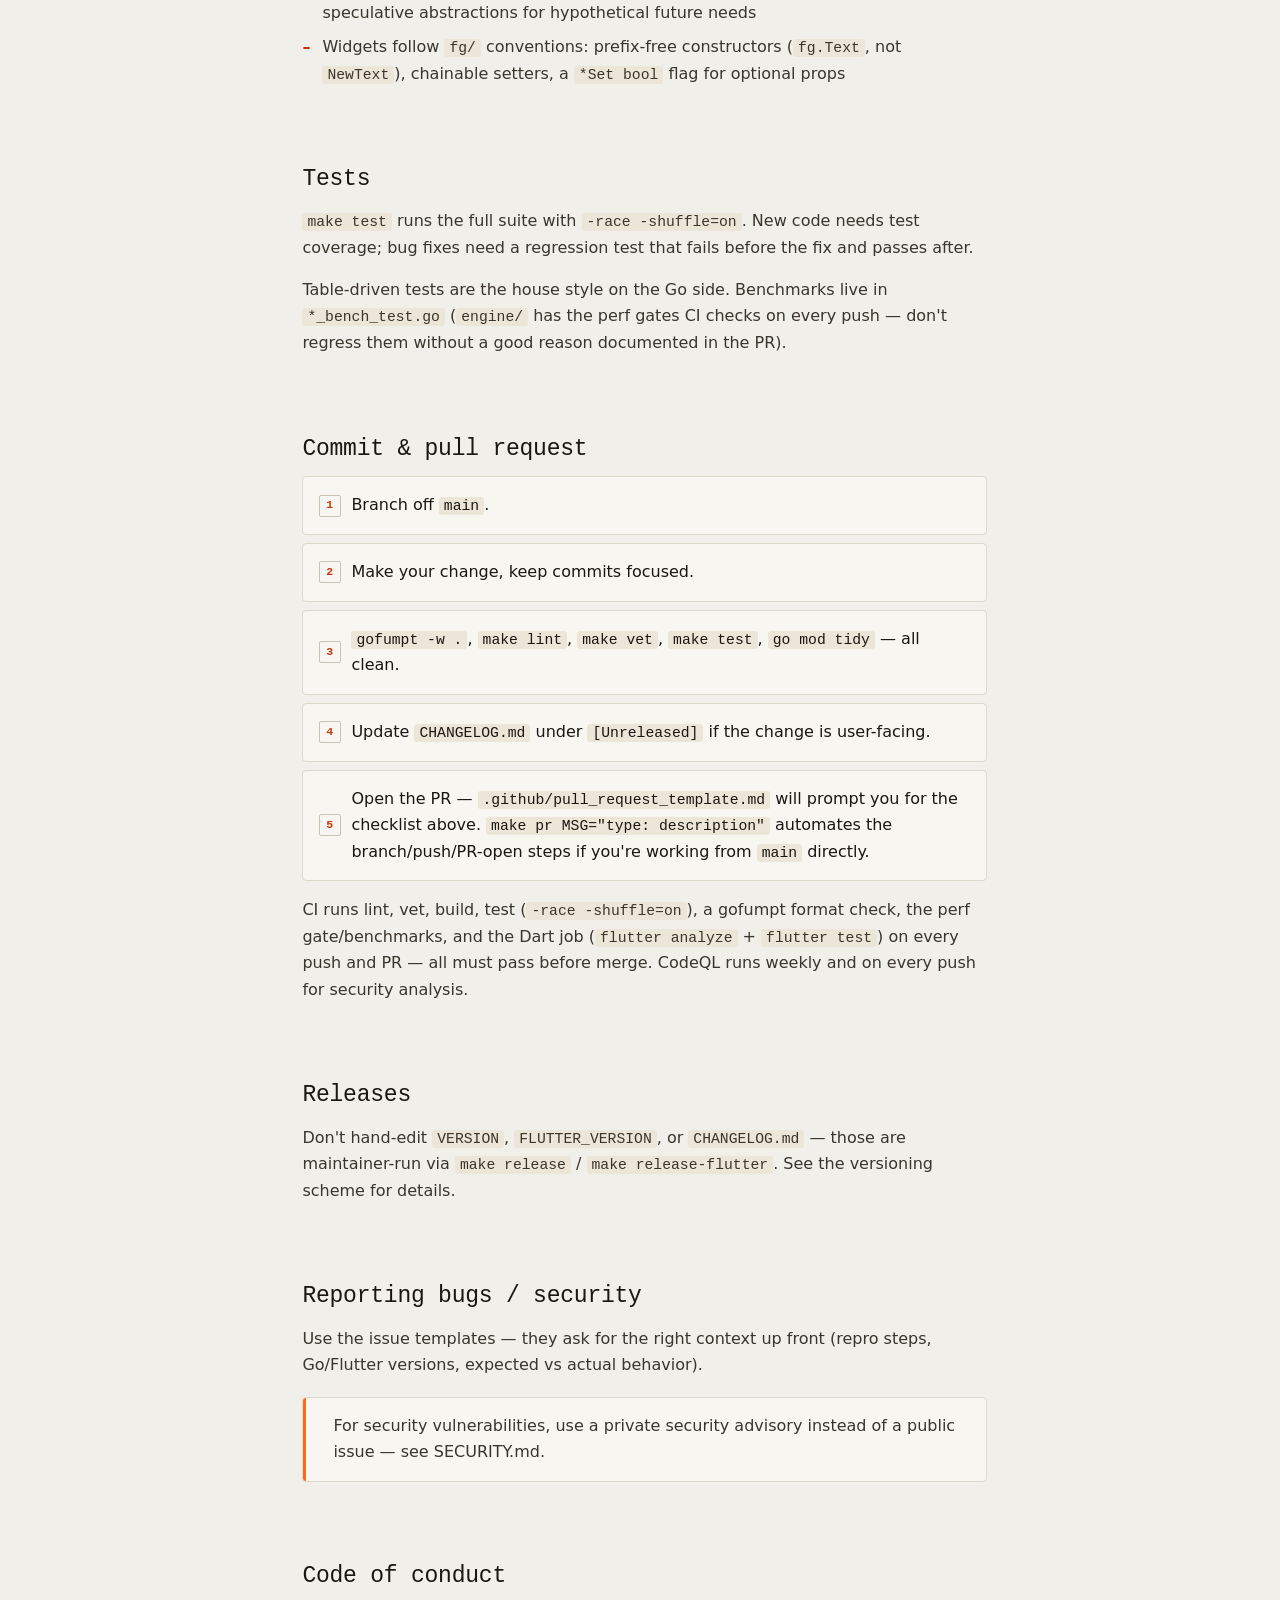
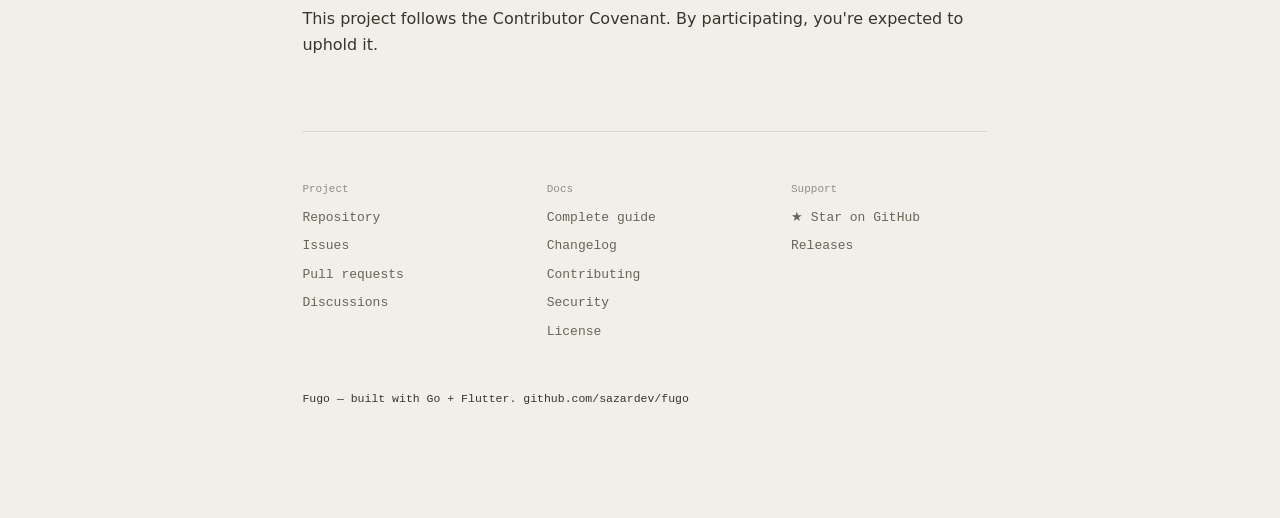
<file: site/contributing.html>
<!doctype html>
<html lang="es">
<head>
<meta charset="utf-8">
<meta name="viewport" content="width=device-width, initial-scale=1">
<title data-i18n="contribMeta.title">Contribuir — Fugo</title>
<meta name="description" data-i18n-attr="content" data-i18n="contribMeta.description" content="Cómo configurar el entorno, el estilo de código, los tests y el flujo de pull request para contribuir a Fugo.">
<link rel="icon" href="assets/logo.svg" type="image/svg+xml">
<link rel="stylesheet" href="styles.css?v=10">
</head>
<body>

<a class="skip-link" href="#main" data-i18n="a11y.skip">Saltar al contenido</a>

<header class="topbar">
  <div class="topbar-inner">
    <a class="brand" href="index.html">
      <img src="assets/logo.svg" alt="" width="26" height="26">
      <span>fugo</span>
      <span class="brand-version">v3.44.8-fugo.0</span>
    </a>
    <button class="nav-toggle" id="navToggle" data-i18n-attr="aria-label" data-i18n="a11y.openNav" aria-label="Abrir navegación" aria-expanded="false">
      <span></span><span></span><span></span>
    </button>
    <nav class="topnav">
      <button class="palette-trigger" id="paletteTrigger" data-i18n-attr="aria-label|title" data-i18n="a11y.search|a11y.searchTitle" aria-label="Buscar / saltar a sección" title="Buscar (Ctrl K)">
        <svg viewBox="0 0 24 24" width="16" height="16"><circle cx="11" cy="11" r="7"/><path d="M20 20l-4.3-4.3" stroke-linecap="round"/></svg>
        <span data-i18n="nav.search">Buscar</span>
        <kbd>Ctrl K</kbd>
      </button>
      <a href="https://github.com/sazardev/fugo" target="_blank" rel="noopener">GitHub</a>
      <a href="changelog.html" data-i18n="nav.changelog">Changelog</a>
      <a href="contributing.html" data-i18n="side.contribuir">Contribuir</a>
      <button class="lang-toggle" id="langToggle" aria-label="Switch language / cambiar idioma" title="ES / EN">
        <span id="langLabel">EN</span>
      </button>
      <button class="theme-toggle" id="themeToggle" data-i18n-attr="aria-label|title" data-i18n="a11y.theme|a11y.theme" aria-label="Cambiar tema" title="Cambiar tema claro/oscuro">
        <svg class="icon-sun" viewBox="0 0 24 24" width="18" height="18"><circle cx="12" cy="12" r="4"/><path d="M12 2v3M12 19v3M4.2 4.2l2.1 2.1M17.7 17.7l2.1 2.1M2 12h3M19 12h3M4.2 19.8l2.1-2.1M17.7 6.3l2.1-2.1" stroke-linecap="round"/></svg>
        <svg class="icon-moon" viewBox="0 0 24 24" width="18" height="18"><path d="M20 14.5A8.5 8.5 0 1 1 9.5 4a7 7 0 0 0 10.5 10.5Z"/></svg>
      </button>
    </nav>
  </div>
</header>

<div class="shell">
  <aside class="sidebar" id="sidebar">
    <nav class="side-nav" data-i18n-attr="aria-label" data-i18n="a11y.sections" aria-label="Secciones">
      <div class="side-group" data-i18n="contrib.group1">En esta página</div>
      <a href="#antes" data-i18n="contrib.sAntes">Antes de empezar</a>
      <a href="#setup" data-i18n="contrib.sSetup">Entorno de desarrollo</a>
      <a href="#estilo" data-i18n="contrib.sEstilo">Estilo de código</a>
      <a href="#tests" data-i18n="contrib.sTests">Tests</a>
      <a href="#flujo-pr" data-i18n="contrib.sFlujo">Commit &amp; pull request</a>
      <a href="#releases" data-i18n="contrib.sReleases">Releases</a>
      <a href="#reportar" data-i18n="contrib.sReportar">Reportar bugs / seguridad</a>
      <a href="#conducta" data-i18n="contrib.sConducta">Código de conducta</a>
      <div class="side-group" data-i18n="side.group3">Proyecto abierto</div>
      <a href="index.html#open-source" data-i18n="side.openSource">Código abierto y contribución</a>
      <a href="changelog.html" data-i18n="nav.changelog">Changelog</a>
      <a href="index.html" data-i18n="contrib.backHome">← Volver al inicio</a>
    </nav>
  </aside>

  <main id="main">

    <section class="hero" id="top">
      <img class="hero-mark" src="assets/logo.svg" alt="Fugo" width="56" height="56">
      <span class="eyebrow" data-i18n="contrib.eyebrow">Open source · MIT</span>
      <h1 data-i18n="contrib.h1">Contribuir a Fugo</h1>
      <p class="page-lead" data-i18n="contrib.lead">Fugo es un proyecto abierto bajo licencia MIT. Esto es todo lo que necesitas para configurar el entorno, seguir el estilo de código y abrir un pull request que pase la puerta de CI a la primera.</p>
      <div class="hero-actions">
        <a class="btn btn-primary" href="https://github.com/sazardev/fugo/fork" target="_blank" rel="noopener" data-i18n="contrib.fork">Hacer fork en GitHub</a>
        <a class="btn btn-ghost" href="https://github.com/sazardev/fugo/issues" target="_blank" rel="noopener" data-i18n="contrib.issues">Ver issues abiertos</a>
      </div>
    </section>

    <section id="antes">
      <h2 data-i18n="contrib.antesH">Antes de empezar</h2>
      <p data-i18n="contrib.antesP1">Lee primero <code>CLAUDE.md</code> en la raíz del repositorio — es el documento de arquitectura canónico (paquetes, flujo de datos, formato de cable, convenciones) y se mantiene al día con el código, a diferencia de algunos documentos de diseño más antiguos en español bajo <code>ROADMAP/</code>.</p>
      <p data-i18n="contrib.antesP2">Para cualquier cambio no trivial (un widget nuevo, un cambio de transporte, un comando de CLI), abre primero un issue o discussion — ahorra retrabajo si el enfoque necesita ajustes. Fixes pequeños (typos, docs, un bug claro con test de regresión) pueden ir directo a un PR.</p>
    </section>

    <section id="setup">
      <h2 data-i18n="contrib.setupH">Entorno de desarrollo</h2>
      <p data-i18n="contrib.setupP1">Requiere <strong>Go 1.26+</strong>. Los bindings de protobuf generados están commiteados, así que <code>go build ./...</code> funciona de inmediato sin <code>protoc</code>.</p>
      <pre><code>git clone https://github.com/sazardev/fugo &amp;&amp; cd fugo
make install        # instala los git hooks de Lefthook
go build ./...
make test            # go test ./... -count=1 -race -shuffle=on -v</code></pre>
      <p data-i18n="contrib.setupP2">Si vas a tocar <code>transport/proto/fugo/v1/fugo.proto</code>, además necesitas <code>protoc</code>, <code>protoc-gen-go</code>, <code>protoc-gen-go-grpc</code> y <code>protoc-gen-dart</code> (el plugin de Dart debe ser <code>protoc_plugin</code> 21.1.x — ver <code>CLAUDE.md</code>).</p>
      <p data-i18n="contrib.setupP3">Si vas a tocar <code>flutter_client/</code> (el cliente Dart), necesitas el SDK de Flutter fijado en <code>FLUTTER_VERSION</code> — ver <code>flutter_client/README.md</code>.</p>
    </section>

    <section id="estilo">
      <h2 data-i18n="contrib.estiloH">Estilo de código</h2>
      <ul class="checklist">
        <li data-i18n="contrib.estilo1">El formateador es <code>gofumpt</code>, no <code>gofmt</code> — corre <code>gofumpt -w .</code> antes de commitear (Lefthook lo hace automáticamente en los archivos en stage)</li>
        <li data-i18n="contrib.estilo2"><code>make lint</code> corre <code>golangci-lint</code> (80+ linters en <code>.golangci.yml</code>) y <code>staticcheck</code> — ambos deben pasar limpio, sin umbral de tolerancia</li>
        <li data-i18n="contrib.estilo3"><code>make vet</code> (<code>go vet ./...</code>) debe pasar</li>
        <li data-i18n="contrib.estilo4">Cambios acotados: un bug fix no debería traer un refactor sin relación. Sin abstracciones especulativas para necesidades hipotéticas futuras</li>
        <li data-i18n="contrib.estilo5">Los widgets siguen las convenciones de <code>fg/</code>: constructores sin prefijo (<code>fg.Text</code>, no <code>NewText</code>), setters encadenables, una bandera <code>*Set bool</code> para props opcionales</li>
      </ul>
    </section>

    <section id="tests">
      <h2 data-i18n="contrib.testsH">Tests</h2>
      <p data-i18n="contrib.testsP1"><code>make test</code> corre la suite completa con <code>-race -shuffle=on</code>. El código nuevo necesita cobertura de tests; los bug fixes necesitan un test de regresión que falle antes del fix y pase después.</p>
      <p data-i18n="contrib.testsP2">Los tests table-driven son el estilo de la casa en el lado Go. Los benchmarks viven en <code>*_bench_test.go</code> (<code>engine/</code> tiene las puertas de rendimiento que CI verifica en cada push — no las regresiones sin una buena razón documentada en el PR).</p>
    </section>

    <section id="flujo-pr">
      <h2 data-i18n="contrib.flujoH">Commit &amp; pull request</h2>
      <ol class="steps">
        <li data-i18n="contrib.paso1">Crea una rama a partir de <code>main</code>.</li>
        <li data-i18n="contrib.paso2">Haz tu cambio, con commits acotados.</li>
        <li data-i18n="contrib.paso3"><code>gofumpt -w .</code>, <code>make lint</code>, <code>make vet</code>, <code>make test</code>, <code>go mod tidy</code> — todo limpio.</li>
        <li data-i18n="contrib.paso4">Actualiza <code>CHANGELOG.md</code> bajo <code>[Unreleased]</code> si el cambio es visible para el usuario.</li>
        <li data-i18n="contrib.paso5">Abre el PR — <code>.github/pull_request_template.md</code> te pedirá el checklist anterior. <code>make pr MSG="type: description"</code> automatiza el branch/push/apertura del PR si estás trabajando directo desde <code>main</code>.</li>
      </ol>
      <p data-i18n="contrib.flujoP">CI corre lint, vet, build, test (<code>-race -shuffle=on</code>), un chequeo de formato con gofumpt, el perf gate/benchmarks, y el job de Dart (<code>flutter analyze</code> + <code>flutter test</code>) en cada push y PR — todo debe pasar antes de mergear. CodeQL corre semanalmente y en cada push para análisis de seguridad.</p>
    </section>

    <section id="releases">
      <h2 data-i18n="contrib.releasesH">Releases</h2>
      <p data-i18n="contrib.releasesP">No edites a mano <code>VERSION</code>, <code>FLUTTER_VERSION</code>, ni <code>CHANGELOG.md</code> — son responsabilidad de quien mantiene el proyecto vía <code>make release</code> / <code>make release-flutter</code>. Ver el <a href="changelog.html#versionamiento" data-i18n="contrib.releasesLink">esquema de versionamiento</a> para los detalles.</p>
    </section>

    <section id="reportar">
      <h2 data-i18n="contrib.reportarH">Reportar bugs / seguridad</h2>
      <p data-i18n="contrib.reportarP1">Usa las <a href="https://github.com/sazardev/fugo/issues/new/choose" target="_blank" rel="noopener">plantillas de issue</a> — piden el contexto correcto de entrada (pasos de reproducción, versiones de Go/Flutter, comportamiento esperado vs. real).</p>
      <p class="callout callout-flame" data-i18n="contrib.reportarP2">Para vulnerabilidades de seguridad usa un <a href="https://github.com/sazardev/fugo/security/advisories/new" target="_blank" rel="noopener">security advisory privado</a> en lugar de un issue público — ver <a href="https://github.com/sazardev/fugo/blob/main/SECURITY.md" target="_blank" rel="noopener">SECURITY.md</a>.</p>
    </section>

    <section id="conducta">
      <h2 data-i18n="contrib.conductaH">Código de conducta</h2>
      <p data-i18n="contrib.conductaP">Este proyecto sigue el <a href="https://github.com/sazardev/fugo/blob/main/CODE_OF_CONDUCT.md" target="_blank" rel="noopener">Contributor Covenant</a>. Al participar, se espera que lo respetes.</p>
    </section>

    <footer class="page-footer">
      <div class="footer-grid">
        <div class="footer-col">
          <div class="footer-h" data-i18n="footer.colProject">Proyecto</div>
          <a href="https://github.com/sazardev/fugo" target="_blank" rel="noopener" data-i18n="footer.repo">Repositorio</a>
          <a href="https://github.com/sazardev/fugo/issues" target="_blank" rel="noopener" data-i18n="footer.issues">Issues</a>
          <a href="https://github.com/sazardev/fugo/pulls" target="_blank" rel="noopener" data-i18n="footer.prs">Pull requests</a>
          <a href="https://github.com/sazardev/fugo/discussions" target="_blank" rel="noopener" data-i18n="footer.discussions">Discussions</a>
        </div>
        <div class="footer-col">
          <div class="footer-h" data-i18n="footer.colDocs">Documentación</div>
          <a href="https://github.com/sazardev/fugo/blob/main/docs/FUGO_IDIOMATICO.md" target="_blank" rel="noopener" data-i18n="footer.guide">Guía completa</a>
          <a href="changelog.html" data-i18n="nav.changelog">Changelog</a>
          <a href="contributing.html" data-i18n="side.contribuir">Contribuir</a>
          <a href="https://github.com/sazardev/fugo/blob/main/SECURITY.md" target="_blank" rel="noopener" data-i18n="side.seguridad">Seguridad</a>
          <a href="https://github.com/sazardev/fugo/blob/main/LICENSE" target="_blank" rel="noopener" data-i18n="side.licencia">Licencia</a>
        </div>
        <div class="footer-col">
          <div class="footer-h" data-i18n="footer.colSupport">Apoyar</div>
          <a href="https://github.com/sazardev/fugo" target="_blank" rel="noopener" data-i18n="footer.star">★ Star en GitHub</a>
          <a href="https://github.com/sazardev/fugo/releases" target="_blank" rel="noopener" data-i18n="footer.releases">Releases</a>
        </div>
      </div>
      <p class="page-footer-sub" data-i18n="footer.p1">Fugo — hecho con Go + Flutter. <a href="https://github.com/sazardev/fugo" target="_blank" rel="noopener">github.com/sazardev/fugo</a></p>
    </footer>

  </main>
</div>

<div class="palette-overlay" id="paletteOverlay" hidden>
  <div class="palette" role="dialog" aria-modal="true" data-i18n-attr="aria-label" data-i18n="a11y.paletteLabel" aria-label="Paleta de comandos">
    <div class="palette-input-row">
      <svg viewBox="0 0 24 24" width="16" height="16"><circle cx="11" cy="11" r="7"/><path d="M20 20l-4.3-4.3" stroke-linecap="round"/></svg>
      <input type="text" id="paletteInput" data-i18n-attr="placeholder" data-i18n="palette.placeholder" placeholder="Ir a una sección…" autocomplete="off" spellcheck="false">
      <kbd>Esc</kbd>
    </div>
    <ul class="palette-results" id="paletteResults"></ul>
  </div>
</div>

<script src="i18n.js?v=10"></script>
<script src="script.js?v=10"></script>
</body>
</html>
</file>
<file: site/styles.css>
/* Fugo site shell — technical, minimal, hairline borders. Fire-orange accent used only
   for links, active state, and hover — never as a resting fill. Directly modeled on
   herdr.dev's system: monospace headings (weight 400, tight tracking), 1px hairline
   borders instead of background blocking, 2-4px radii, a split two-column hero.
   Zero external deps — no webfonts, no CDN, no JS framework. */

:root{
  --ember-deep:#c7350c;
  --flame-core:#ff6a1a;
  --flame-bright:#ffb238;
  --flame-gold:#ffdd6b;
  /* --accent-text: same brand hue as --flame-core, but the shade that clears WCAG
     4.5:1 against body text as a *foreground* color. --flame-core itself (#ff6a1a)
     is only ~2.5:1 on the light bg — fine as a background fill (badge/button, with
     dark text on top) but not readable as link/label text. Light theme uses the
     darker --ember-deep for text; dark theme's near-black bg already gives
     --flame-core plenty of contrast, so it's reused as-is. */
  --accent-text:var(--ember-deep);

  --bg:#f1efe9;
  --bg-elevated:#f8f6f1;
  --bg-card:#f8f6f1;
  --bg-strong:#e6e1d5;
  --ink:#1a1712;
  --ink-soft:#3a352c;
  --ink-dim:#6b6458;
  --muted-2:#8a8377;
  --line:#ddd8cc;
  --line-strong:#c9c3b3;
  --code-bg:#ece6d8;

  --radius:4px;
  --radius-sm:2px;

  --sidebar-w:clamp(200px, 18vw, 260px);
  --topbar-h:56px;
  --content-w:min(72ch, 100%);

  --space-xs:clamp(6px, 0.6vw, 10px);
  --space-sm:clamp(10px, 1.2vw, 16px);
  --space-md:clamp(16px, 2.2vw, 26px);
  --space-lg:clamp(24px, 4vw, 48px);
  --space-xl:clamp(36px, 6vw, 72px);
}

@media (prefers-color-scheme: dark){
  :root{
    --accent-text:var(--flame-core);
    --bg:#121110;
    --bg-elevated:#181510;
    --bg-card:#181510;
    --bg-strong:#231e16;
    --ink:#ece6d9;
    --ink-soft:#d6cfc0;
    --ink-dim:#8c8271;
    --muted-2:#5c5344;
    --line:#292319;
    --line-strong:#39321f;
    --code-bg:#16130d;
  }
}
:root[data-theme="dark"]{
  --accent-text:var(--flame-core);
  --bg:#121110; --bg-elevated:#181510; --bg-card:#181510; --bg-strong:#231e16;
  --ink:#ece6d9; --ink-soft:#d6cfc0; --ink-dim:#8c8271; --muted-2:#5c5344;
  --line:#292319; --line-strong:#39321f; --code-bg:#16130d;
}
:root[data-theme="light"]{
  --accent-text:var(--ember-deep);
  --bg:#f1efe9; --bg-elevated:#f8f6f1; --bg-card:#f8f6f1; --bg-strong:#e6e1d5;
  --ink:#1a1712; --ink-soft:#3a352c; --ink-dim:#6b6458; --muted-2:#8a8377;
  --line:#ddd8cc; --line-strong:#c9c3b3; --code-bg:#ece6d8;
}

*{box-sizing:border-box;}
html{scroll-behavior:smooth;}
@media (prefers-reduced-motion: reduce){ html{scroll-behavior:auto;} *{animation:none !important; transition:none !important;} }

body{
  margin:0;
  background:var(--bg);
  color:var(--ink);
  font-family: ui-sans-serif, "Segoe UI", "Avenir Next", system-ui, sans-serif;
  -webkit-font-smoothing:antialiased;
  font-size:clamp(15px, 0.5vw + 14px, 16px);
  line-height:1.65;
}

code, pre, kbd, .badge, .brand-version, .side-group, .eyebrow{
  font-family: ui-monospace, "Cascadia Code", "SF Mono", monospace;
}

a{ color:inherit; text-decoration:none; }
a:hover{ color:var(--accent-text); }
::selection{ background:color-mix(in srgb, var(--flame-core) 22%, transparent); }
:focus-visible{ outline:2px solid var(--flame-core); outline-offset:2px; }

.skip-link{
  position:absolute; left:-999px; top:0; background:var(--flame-core); color:#fff;
  padding:10px 16px; z-index:100;
}
.skip-link:focus{ left:8px; top:8px; }

/* ---------- topbar ---------- */
.topbar{
  position:sticky; top:0; z-index:20;
  height:var(--topbar-h);
  background:var(--bg);
  background:color-mix(in srgb, var(--bg) 90%, transparent);
  border-bottom:1px solid var(--line);
  backdrop-filter:blur(10px);
}
.topbar-inner{
  max-width:1280px; margin:0 auto; height:100%;
  display:flex; align-items:center; gap:clamp(8px, 2vw, 20px);
  padding:0 clamp(16px, 3vw, 24px);
}
.brand{ display:flex; align-items:center; gap:8px; font-weight:700; font-size:14.5px; color:var(--ink); flex:none; font-family:ui-monospace,monospace; letter-spacing:-0.02em; }
.brand:hover{ color:var(--ink); }
.brand-version{ font-size:11px; font-weight:500; color:var(--ink-dim); }
.topnav{ margin-left:auto; display:flex; align-items:center; gap:clamp(6px, 1.4vw, 14px); }
.topnav a{ color:var(--ink-dim); font-size:13px; font-family:ui-monospace,monospace; white-space:nowrap; padding:6px 8px; }
.topnav a:hover{ color:var(--accent-text); }

.palette-trigger{
  display:flex; align-items:center; gap:8px;
  background:none; border:1px solid var(--line-strong); border-radius:var(--radius);
  color:var(--ink-dim); font-size:12.5px; font-family:ui-monospace,monospace; padding:6px 10px; cursor:pointer;
  transition:border-color .12s ease, color .12s ease;
}
.palette-trigger svg{ fill:none; stroke:currentColor; stroke-width:1.8; flex:none; }
.palette-trigger:hover{ border-color:var(--accent-text); color:var(--accent-text); }
.palette-trigger kbd{
  font-family:ui-monospace,monospace; font-size:10.5px; background:var(--bg-strong);
  padding:1px 5px; border-radius:3px; color:var(--ink-dim);
}

.lang-toggle{
  display:flex; align-items:center; justify-content:center;
  min-width:28px; height:28px; padding:0 6px; border:1px solid var(--line-strong); border-radius:var(--radius);
  background:none; color:var(--ink-dim); cursor:pointer;
  font-size:11px; font-weight:700; font-family:ui-monospace,monospace; letter-spacing:.02em;
  transition:border-color .12s ease, color .12s ease;
}
.lang-toggle:hover{ border-color:var(--accent-text); color:var(--accent-text); }

.theme-toggle{
  display:flex; align-items:center; justify-content:center;
  width:28px; height:28px; border:1px solid var(--line-strong); border-radius:var(--radius);
  background:none; color:var(--ink-dim); cursor:pointer;
  transition:border-color .12s ease, color .12s ease;
}
.theme-toggle:hover{ border-color:var(--accent-text); color:var(--accent-text); }
.theme-toggle svg{ fill:none; stroke:currentColor; stroke-width:1.6; }
.theme-toggle svg circle, .theme-toggle svg path[d^="M20"]{ fill:currentColor; stroke:none; }
.icon-moon{ display:none; }
:root[data-theme="dark"] .icon-sun{ display:none; }
:root[data-theme="dark"] .icon-moon{ display:block; }

.nav-toggle{
  display:none; margin-left:auto; background:none; border:0; cursor:pointer; padding:6px;
  flex-direction:column; gap:4px;
}
.nav-toggle span{ width:20px; height:2px; background:var(--ink); display:block; }

/* ---------- shell / sidebar ---------- */
.shell{
  max-width:1280px; margin:0 auto;
  display:grid; grid-template-columns:var(--sidebar-w) minmax(0,1fr);
  gap:var(--space-lg);
}
.sidebar{
  padding:var(--space-lg) var(--space-sm) var(--space-lg) var(--space-md);
  align-self:start;
  position:sticky; top:var(--topbar-h);
  max-height:calc(100vh - var(--topbar-h));
  overflow-y:auto;
}
.side-nav{ display:flex; flex-direction:column; gap:1px; }
.side-group{
  font-size:11px; letter-spacing:.06em; color:var(--ink-dim);
  margin:18px 0 6px; opacity:0.75;
}
.side-group:first-child{ margin-top:0; }
.side-nav a{
  color:var(--ink-dim); font-size:13.5px; padding:5px 10px;
  position:relative; border-radius:var(--radius-sm);
  font-family:ui-monospace,monospace;
}
.side-nav a::before{
  content:""; position:absolute; left:0; top:2px; bottom:2px; width:2px;
  background:transparent;
}
.side-nav a:hover{ color:var(--ink); }
.side-nav a.active{ color:var(--accent-text); }
.side-nav a.active::before{ background:var(--flame-core); }

main{ min-width:0; padding:0 clamp(16px, 3vw, 24px) var(--space-xl); max-width:var(--content-w); }

/* ---------- hero (docs pages: simple, left-aligned) ---------- */
.hero{
  padding:var(--space-xl) 0 var(--space-lg);
  margin-bottom:var(--space-lg);
}
.hero-mark{ display:block; }
.eyebrow{
  display:inline-flex; align-items:center; gap:8px;
  font-size:12px; letter-spacing:.04em; color:var(--ink-dim);
  margin-bottom:var(--space-md);
}
.eyebrow::before{ content:""; width:6px; height:6px; border-radius:50%; background:var(--flame-core); flex:none; }
.hero h1{
  font-family:ui-monospace,monospace; font-weight:500;
  font-size:clamp(30px, 5vw, 46px); letter-spacing:-0.02em; margin:16px 0 0; line-height:1.08;
}
.hero-tagline{ font-size:clamp(15px, 2vw, 17px); color:var(--ink-soft); margin:14px 0 22px; max-width:52ch; text-wrap:balance; }
.hero-badges{ display:flex; gap:6px; flex-wrap:wrap; margin-bottom:26px; }
.hero-actions{ display:flex; gap:10px; margin-bottom:26px; flex-wrap:wrap; }
.hero-code{ max-width:480px; }

/* ---------- landing layout (index.html): full-bleed split hero, tab-bar nav ---------- */
body.layout-landing .shell{ display:block; max-width:none; }
body.layout-landing main{ max-width:none; padding-left:0; padding-right:0; }
body.layout-landing section{
  max-width:860px; margin-left:auto; margin-right:auto;
  padding-left:clamp(16px, 4vw, 32px); padding-right:clamp(16px, 4vw, 32px);
}

body.layout-landing .hero{
  display:grid; grid-template-columns:1.15fr 0.85fr;
  min-height:calc(100vh - var(--topbar-h));
  max-width:none; margin:0; padding:0;
  border-bottom:1px solid var(--line);
}
body.layout-landing .hero-left{
  display:flex; flex-direction:column; justify-content:center;
  padding:var(--space-xl) var(--space-lg) var(--space-xl) clamp(20px, 4vw, 56px);
  border-right:1px solid var(--line);
}
body.layout-landing .hero-right{
  position:relative; display:flex; flex-direction:column; align-items:center; justify-content:center;
  gap:var(--space-md); padding:var(--space-lg); background:var(--bg-elevated); overflow:hidden;
}
body.layout-landing .hero-right::before{
  content:""; position:absolute; inset:0; pointer-events:none; opacity:0.5;
  background-image:
    linear-gradient(var(--line) 1px, transparent 1px),
    linear-gradient(90deg, var(--line) 1px, transparent 1px);
  background-size:32px 32px;
}
body.layout-landing .hero-right::after{
  content:""; position:absolute; inset:0; pointer-events:none;
  background:radial-gradient(ellipse at center, transparent 40%, var(--bg-elevated) 82%);
}
body.layout-landing .hero-right > *{ position:relative; z-index:1; }
body.layout-landing .hero-mark{ width:min(180px, 40%); height:auto; margin:0 auto; }
body.layout-landing .hero-visual-code{ width:100%; max-width:360px; }

body.layout-landing .eyebrow{ justify-content:flex-start; }
body.layout-landing .hero h1{ font-size:clamp(38px, 4.6vw, 60px); max-width:14ch; }
body.layout-landing .hero-tagline{ max-width:44ch; }

body.layout-landing .sidebar{
  position:sticky; top:var(--topbar-h); z-index:15;
  background:var(--bg); padding:0; border-bottom:1px solid var(--line);
  max-height:none; overflow:visible;
}
body.layout-landing .side-nav{
  flex-direction:row; flex-wrap:wrap; justify-content:center; gap:clamp(4px, 1.6vw, 22px);
  max-width:1100px; margin:0 auto; padding:var(--space-sm) clamp(16px, 4vw, 32px);
}
body.layout-landing .side-group{ display:none; }
body.layout-landing .side-nav a{
  border-radius:0; background:none; white-space:nowrap; padding:6px 2px;
}
body.layout-landing .side-nav a::before{
  content:""; position:absolute; left:0; right:0; bottom:0; top:auto; width:auto; height:2px;
  background:transparent;
}
body.layout-landing .side-nav a:hover{ color:var(--ink); }
body.layout-landing .side-nav a.active{ color:var(--ink); background:none; }
body.layout-landing .side-nav a.active::before{ background:var(--flame-core); }

body.layout-landing section h2{ text-align:left; }
body.layout-landing .callout{ max-width:70ch; margin-left:0; margin-right:0; text-align:left; }
body.layout-landing .page-footer{
  max-width:860px; margin-left:auto; margin-right:auto;
  padding-left:clamp(16px, 4vw, 32px); padding-right:clamp(16px, 4vw, 32px);
}

.badge{
  display:inline-block; font-size:11px; padding:3px 7px; border-radius:var(--radius-sm);
  border:1px solid var(--line-strong); color:var(--ink-dim);
}
.badge-flame{ background:var(--flame-core); border-color:var(--flame-core); color:#1a1006; font-weight:700; }

.btn{
  display:inline-flex; align-items:center; justify-content:center;
  min-height:2.5rem; padding:0.55rem 1.1rem; font-size:13.5px; font-weight:600;
  font-family:ui-monospace,monospace; border-radius:var(--radius); border:1px solid transparent;
  transition:all .12s ease;
}
.btn:hover{ text-decoration:none; }
.btn-primary{ background:var(--ink); color:var(--bg); }
.btn-primary:hover{ background:var(--flame-core); color:#1a1006; }
.btn-ghost{ background:none; border-color:var(--line-strong); color:var(--ink-soft); }
.btn-ghost:hover{ border-color:var(--accent-text); color:var(--accent-text); background:color-mix(in srgb, var(--flame-core) 10%, transparent); }

/* ---------- content ---------- */
section{ padding-top:var(--space-sm); margin-top:var(--space-sm); scroll-margin-top:calc(var(--topbar-h) + 12px); }
section h2{
  font-family:ui-monospace,monospace; font-weight:500;
  font-size:clamp(19px, 2.4vw, 23px); letter-spacing:-0.01em; margin:0 0 14px; line-height:1.15;
  padding-top:var(--space-lg);
}
section:first-of-type h2, .hero + section h2{ padding-top:0; }
h3{ font-size:14.5px; margin:0 0 8px; font-weight:650; }
p{ color:var(--ink-soft); }
section > p{ max-width:70ch; }

.callout{ padding:var(--space-sm) var(--space-md); background:var(--bg-elevated); border:1px solid var(--line); margin:18px 0; position:relative; padding-left:calc(var(--space-md) + 4px); border-radius:var(--radius); }
.callout::before{ content:""; position:absolute; left:0; top:0; bottom:0; width:3px; background:var(--line-strong); border-radius:3px 0 0 3px; }
.callout-flame::before{ background:var(--flame-core); }

pre{
  background:var(--code-bg); border:1px solid var(--line); border-radius:var(--radius);
  padding:var(--space-sm) var(--space-md); overflow-x:auto; font-size:13px; line-height:1.55;
}
pre.diagram{ font-size:clamp(9.5px, 1.6vw, 12.5px); }
code{ font-size:0.92em; background:var(--code-bg); padding:1px 5px; border-radius:3px; }
pre code{ background:none; padding:0; }

.checklist{ list-style:none; margin:0; padding:0; display:flex; flex-direction:column; gap:8px; }
.checklist li{ padding-left:20px; position:relative; color:var(--ink-soft); }
.checklist li::before{ content:"–"; position:absolute; left:0; color:var(--accent-text); font-weight:700; }

.grid-3, .grid-2{
  display:grid; gap:var(--space-sm); margin:var(--space-md) 0;
  grid-template-columns:repeat(auto-fit, minmax(220px, 1fr));
}
.card{ background:var(--bg-elevated); border:1px solid var(--line); padding:var(--space-md); border-radius:var(--radius); text-align:left; }
.card ul{ margin:0; padding-left:16px; color:var(--ink-dim); font-size:13.5px; display:flex; flex-direction:column; gap:6px; }
.card-in h3{ color:var(--accent-text); }
.card-out h3{ color:var(--ink-dim); }

.page-footer{
  margin-top:var(--space-xl); border-top:1px solid var(--line);
  padding:var(--space-lg) 0 var(--space-md);
  color:var(--ink-dim); font-size:12.5px; font-family:ui-monospace,monospace;
}
.footer-grid{
  display:grid; grid-template-columns:repeat(auto-fit, minmax(140px, 1fr));
  gap:var(--space-md) var(--space-lg); margin-bottom:var(--space-lg);
}
.footer-col{ display:flex; flex-direction:column; gap:7px; min-width:0; }
.footer-h{ font-size:11px; color:var(--ink-dim); opacity:0.7; margin-bottom:2px; }
.footer-col a{ color:var(--ink-dim); font-size:13px; }
.footer-col a:hover{ color:var(--accent-text); }
.page-footer-sub{ margin-top:4px; font-family: ui-monospace, monospace; font-size:11.5px; }

/* ---------- changelog / release list ---------- */
.release{ background:var(--bg-elevated); border:1px solid var(--line); padding:var(--space-md); margin-bottom:var(--space-xs); border-radius:var(--radius); }
.release-head{
  display:flex; align-items:baseline; gap:12px; flex-wrap:wrap;
  margin-bottom:var(--space-sm);
}
.release-version{
  font-family:ui-monospace,monospace; font-weight:700; font-size:14px; color:var(--accent-text);
}
.release-version.unreleased{ color:var(--ink-dim); }
.release-date{ font-family:ui-monospace,monospace; font-size:12px; color:var(--ink-dim); }
.release-body h4{
  font-size:11px; letter-spacing:.06em; color:var(--ink-dim);
  margin:14px 0 6px; opacity:0.85; font-weight:700;
}
.release-body h4:first-child{ margin-top:0; }
.release-body ul{ margin:0 0 4px; padding-left:16px; display:flex; flex-direction:column; gap:6px; font-size:13.5px; color:var(--ink-soft); }
.release-body li{ max-width:75ch; }

.page-lead{ font-size:clamp(14.5px, 2vw, 16.5px); color:var(--ink-soft); max-width:65ch; margin:10px 0 0; }

.steps{ list-style:none; counter-reset:step; margin:0; padding:0; display:flex; flex-direction:column; gap:var(--space-xs); }
.steps li{
  counter-increment:step; padding:var(--space-sm) var(--space-md) var(--space-sm) 48px;
  background:var(--bg-elevated); border:1px solid var(--line); position:relative; border-radius:var(--radius);
}
.steps li::before{
  content:counter(step); position:absolute; left:var(--space-sm); top:50%; transform:translateY(-50%);
  width:20px; height:20px; display:flex; align-items:center; justify-content:center; border-radius:var(--radius-sm);
  border:1px solid var(--line-strong); color:var(--accent-text); font-family:ui-monospace,monospace; font-weight:700; font-size:11.5px;
}

/* ---------- command palette ---------- */
.palette-overlay{
  position:fixed; inset:0; z-index:50;
  background:rgba(10,8,6,0.45);
  display:flex; align-items:flex-start; justify-content:center;
  padding-top:min(15vh, 120px);
}
.palette-overlay[hidden]{ display:none; }
.palette{
  width:min(560px, calc(100vw - 32px));
  max-height:min(60vh, 420px);
  background:var(--bg-elevated); border:1px solid var(--line-strong); border-radius:var(--radius);
  display:flex; flex-direction:column; overflow:hidden;
  box-shadow:0 12px 40px rgba(0,0,0,0.2);
}
.palette-input-row{
  display:flex; align-items:center; gap:10px; padding:12px 14px;
  border-bottom:1px solid var(--line); flex:none;
}
.palette-input-row svg{ fill:none; stroke:var(--ink-dim); stroke-width:1.8; flex:none; }
.palette-input-row kbd{
  font-family:ui-monospace,monospace; font-size:11px; color:var(--ink-dim);
  background:var(--bg-strong); border-radius:3px; padding:1px 6px;
}
#paletteInput{
  flex:1; border:0; outline:0; background:none; color:var(--ink); font-size:14.5px;
  font-family:inherit;
}
#paletteInput::placeholder{ color:var(--ink-dim); }
.palette-results{ list-style:none; margin:0; padding:4px; overflow-y:auto; }
.palette-results li{
  display:flex; align-items:baseline; justify-content:space-between; gap:12px;
  padding:8px 10px; cursor:pointer; color:var(--ink); position:relative; border-radius:var(--radius-sm);
}
.palette-results li .p-group{ font-size:11px; color:var(--ink-dim); font-family:ui-monospace,monospace; }
.palette-results li.active{ background:var(--bg-strong); color:var(--accent-text); }
.palette-results li.empty{ color:var(--ink-dim); cursor:default; }
.palette-results li.empty:hover, .palette-results li.empty.active{ background:none; color:var(--ink-dim); }

/* ---------- structural breakpoints (layout mode changes, not sizing) ---------- */
/* The split hero stacks to one column well before the nav collapses to a hamburger
   (1080px vs 900px) — two ~450px-wide columns (headline + a 180px logo/code panel)
   get cramped on a tablet or small-laptop window long before the topbar runs out
   of room, so this gets its own, wider breakpoint. */
@media (max-width:1080px){
  body.layout-landing .hero{ grid-template-columns:1fr; min-height:auto; }
  body.layout-landing .hero-left{ border-right:0; border-bottom:1px solid var(--line); text-align:center; align-items:center; }
  body.layout-landing .eyebrow{ justify-content:center; }
  body.layout-landing .hero h1{ max-width:none; }
  body.layout-landing .hero-tagline{ margin-left:auto; margin-right:auto; }
  body.layout-landing .hero-badges, body.layout-landing .hero-actions{ justify-content:center; }
}

@media (max-width:900px){
  .shell{ grid-template-columns:1fr; gap:0; }
  .sidebar{
    position:fixed; top:var(--topbar-h); left:0; bottom:0; width:min(80vw, 280px);
    background:var(--bg-elevated); border-right:1px solid var(--line); z-index:15; transform:translateX(-100%);
    transition:transform .18s ease; box-shadow:0 0 32px rgba(0,0,0,0.15);
  }
  .sidebar.open{ transform:translateX(0); }
  .nav-toggle{ display:flex; }
  .topnav a{ display:none; }
  .palette-trigger span{ display:none; }
  .palette-trigger kbd{ display:none; }
  main{ max-width:100%; }

  /* the landing tab bar collapses back into a normal vertical drawer on mobile */
  body.layout-landing .sidebar{ border-bottom:0; padding:var(--space-lg) var(--space-sm) var(--space-lg) var(--space-md); }
  body.layout-landing .side-nav{ flex-direction:column; justify-content:flex-start; max-width:none; margin:0; padding:0; }
  body.layout-landing .side-group{ display:block; }
  body.layout-landing .side-nav a{ border-radius:var(--radius-sm); padding:5px 10px; }
  body.layout-landing .side-nav a:hover{ background:var(--bg-strong); }
  body.layout-landing .side-nav a.active{ background:var(--bg-strong); color:var(--accent-text); }
  body.layout-landing .side-nav a::before{ top:2px; bottom:2px; left:0; right:auto; width:2px; height:auto; }
}

@media (max-width:640px){
  .brand-version{ display:none; }
  .hero-actions{ flex-direction:column; align-items:stretch; }
  .hero-actions .btn{ text-align:center; }
}

@media (max-width:420px){
  .hero-code{ font-size:12px; }
  .badge{ font-size:11px; }
}
</file>
